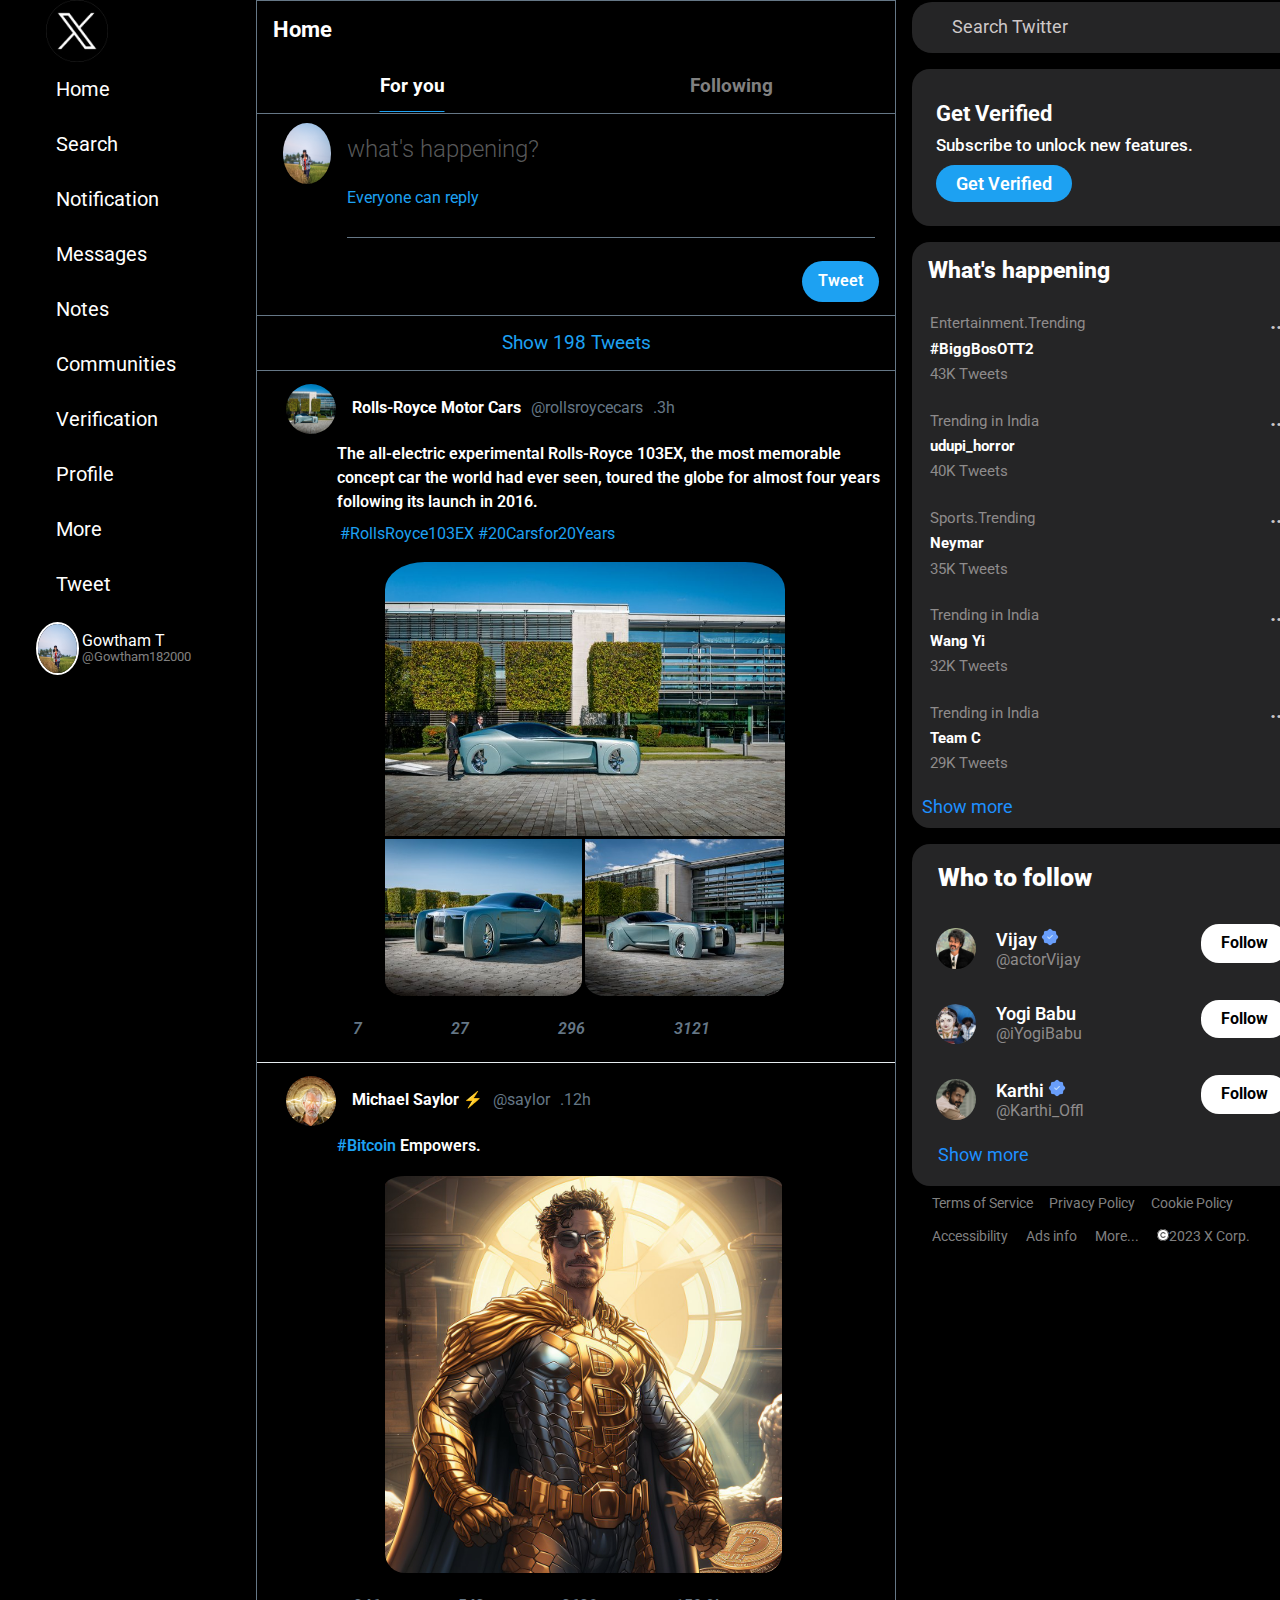
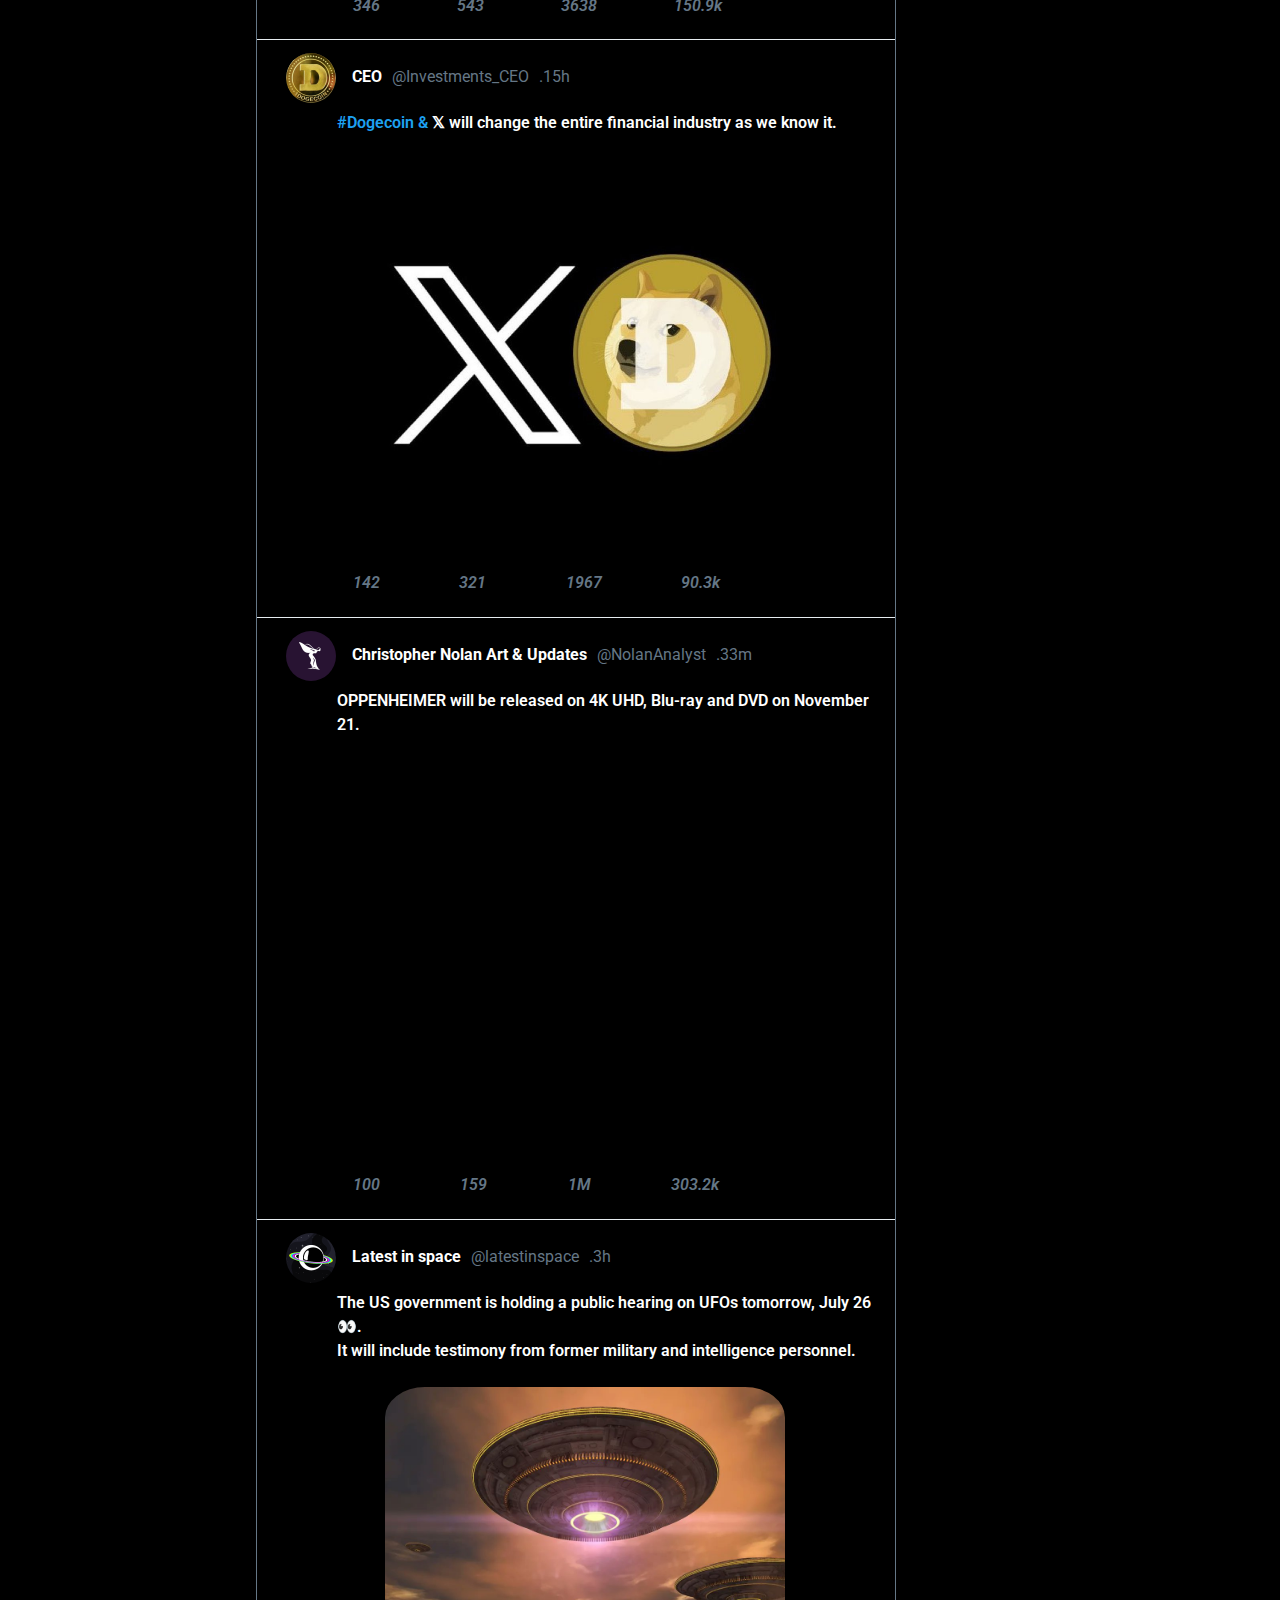
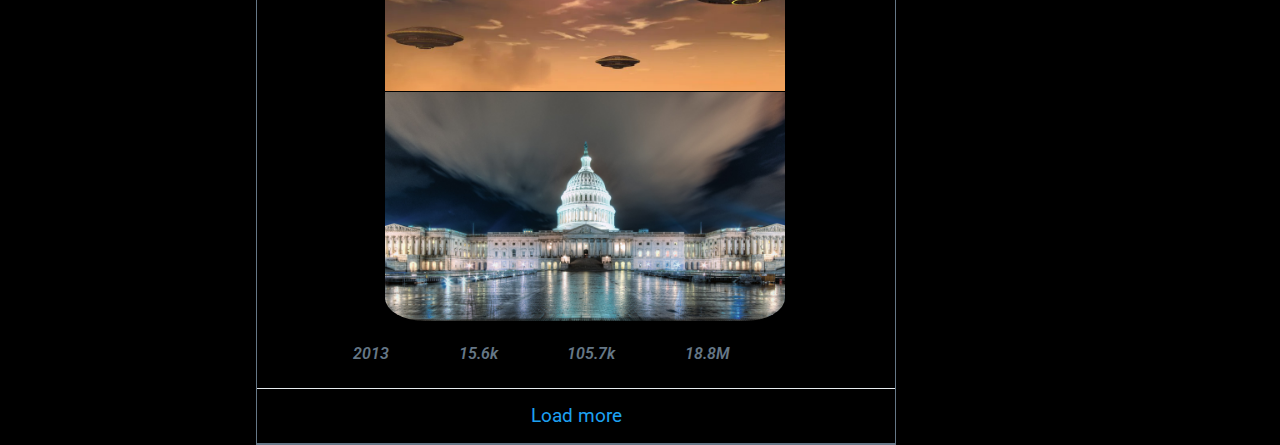
<file: index.html>
<!DOCTYPE html>
<html lang="en">
  <head>
    <meta charset="UTF-8" />
    <meta name="viewport" content="width=device-width, initial-scale=1.0" />
    <title>twitter-landing-page</title>
    <!--normalize css-->
    <link rel="stylesheet" href="./styles/normalize.css" />
    <!--fontawesome cdn-->
    <link
      rel="stylesheet"
      href="https://cdnjs.cloudflare.com/ajax/libs/font-awesome/6.4.0/css/all.min.css"
      integrity="sha512-iecdLmaskl7CVkqkXNQ/ZH/XLlvWZOJyj7Yy7tcenmpD1ypASozpmT/E0iPtmFIB46ZmdtAc9eNBvH0H/ZpiBw=="
      crossorigin="anonymous"
      referrerpolicy="no-referrer"
    />
    <!--customize css-->
    <link rel="stylesheet" type="text/css" href="./styles/style.css" />
  </head>
  <body>
    <div class="leader">
      <!--leader-->
      <div class="junior-one">
        <!--junior1-->
        <!--gow-->
        <div class="left-side">

<div class="new-logo">
<img src="./assets/twitter-x.png" class="x">
</div>
<li><a href="#" class="icon">
  <i class="fas fa-home"> </i> Home
</a></li>

<li><a href="#" class="icon">
<i class="fas fa-search"></i>Search
</a></li>

<li><a href="#" class="icon">
<i class="fas fa-bell"></i>Notification
</a></li>

<li><a href="#" class="icon">
<i class="fas fa-envelope"></i>Messages
</a></li>

<li><a href="#" class="icon">
<i class="fas fa-bookmark"></i>Notes
</a></li>

<li><a href="#" class="icon">
<i class="fa-solid fa-user-group"></i>Communities
</a></li>

<li><a href="#" class="icon">
<i class="fas fa-check"></i>Verification

</a></li>
<li><a href="#" class="icon">
<i class="fa fa-user" aria-hidden="true"></i>Profile
</a></li>

<li><a href="#" class="icon">
<i class="fas fa-ellipsis-h"></i>More
</a></li>

<li><a href="#" class="icon">
<i class="fa-solid fa-feather-pointed" style="color: #ffffff;"></i></i>Tweet
</a></li>
<div class="last-pic">
    <img class="user-img-g" alt="" src="./assets/g-pro.jpg">
  <span>
<p class="name">Gowtham T</p>
<p class="user-names">@Gowtham182000</p></span> 
</div>
</a></li>
      </div>
              </div>

        <!--gow end-->
        <!--junior1 end-->

        <!--junior-2-->
        <div class="junior-two">
        <!--meg-->
         <div class="main-ctn">
          <div class="feed-header">
            <h2 class="home">Home</h2>
            <div class="top-anc">
              <a href="#" class="one">For you</a>
              <a href="#" class="two">Following</a>
            </div>
          </div>
          <!--post-->
          <div class="post">
            <div class="form-one">
              <img src="./assets/g-pro.jpg" alt="pro-pic" class="profile" />
              <input type="text" placeholder="what's happening?" />
            </div>
            <p class="world">
              <i class="fa-solid fa-earth-americas"></i> Everyone can reply
            </p>
            <!--form-two-->
            <div class="form-two">
              <div class="post-icons">
                <i class="far fa-image"></i>
                <i class="far fa-file-image"></i>
                <i class="fa-solid fa-list-check"></i>
                <i class="far fa-smile"></i>
                <i class="fa-regular fa-calendar-check"></i>
                <i class="fa-solid fa-location-dot"></i>
              </div>
              <button class="btn" type="submit">Tweet</button>
            </div>
          </div>
          <p class="show">Show 198 Tweets</p>
          <!--contents-->
          <div class="tweets">
            <div class="user-pics">
              <img src="./assets/car-1" alt="user-pic" class="user-p" />
              <div class="user-content-box">
                <div class="user-names">
                  <h3 class="full-name">
                    Rolls-Royce Motor Cars
                    <i class="fa-solid fa-circle-check blue"></i>
                  </h3>
                  <p class="user-name">@rollsroycecars</p>
                  <p class="time">.3h</p>
                </div>
              </div>
            </div>
            <div class="mores">
              <i class="fa-solid fa-ellipsis blue"></i>
            </div>
          </div>
          <!--tweet contents-->
          <div class="tweet-content">
            <p class="describe">
              The all-electric experimental Rolls-Royce 103EX, the most
              memorable concept car the world had ever seen, toured the globe
              for almost four years following its launch in 2016.
            </p>
            <p class="hash">#RollsRoyce103EX #20Carsfor20Years</p>
          </div>
          <!--tweetimages-->
          <div class="post-image">
            <div class="long-pic">
              <img class="car-one" src="./assets/car-1" alt="rolls" />
            </div>
            <!--two-->
            <div class="small-pic">
              <img class="car-two" src="./assets/car1-2" alt="rolls" />
            </div>
            <!--three-->
            <div class="smalll-pic">
              <img class="car-three" src="./assets/car-1-3" alt="rolls" />
            </div>
            <!--end-->
          </div>
          <!--icons-->
          <div class="content-icons">
            <i class="far fa-comment blue"> 7</i>
            <i class="fas fa-retweet green"> 27</i>
            <i class="far fa-heart red">296</i>
            <i class="fa-solid fa-signal blue"> 3121</i>
            <i class="fa-solid fa-arrow-up-from-bracket blue"></i>
          </div>
          <!--second--->
          <div class="tweets">
            <div class="user-pics">
              <img
                src="./assets/second-tweet-prof.jpg"
                alt="user-pic"
                class="user-p"
              />
              <div class="user-content-box">
                <div class="user-names">
                  <h3 class="full-name">
                    Michael Saylor ⚡️
                    <i class="fa-solid fa-circle-check blue"></i>
                  </h3>
                  <p class="user-name">@saylor</p>
                  <p class="time">.12h</p>
                </div>
              </div>
            </div>
            <div class="mores">
              <i class="fa-solid fa-ellipsis blue"></i>
            </div>
          </div>
          <!--tweet contents-->
          <div class="tweet-content">
            <p class="describes">
              #Bitcoin <i class="fa-brands fa-bitcoin gold"></i
              ><span> Empowers.</span>
            </p>
          </div>
          <!--tweetimages-->
          <div class="post-image">
            <div class="bitcoin">
              <img src="./assets/second-bitcoin.jpg" class="hero" />
            </div>
            <!--end-->
          </div>
          <!--icons-->
          <div class="content-icons">
            <i class="far fa-comment blue">346</i>
            <i class="fas fa-retweet green"> 543</i>
            <i class="far fa-heart red">3638</i>
            <i class="fa-solid fa-signal blue">150.9k</i>
            <i class="fa-solid fa-arrow-up-from-bracket blue"></i>
          </div>
          <!--third-->
          <div class="tweets">
            <div class="user-pics">
              <img src="./assets/third-pro.jpg" alt="user-pic" class="user-p" />
              <div class="user-content-box">
                <div class="user-names">
                  <h3 class="full-name">
                    CEO
                    <i class="fa-solid fa-circle-check blue"></i>
                  </h3>
                  <p class="user-name">@Investments_CEO</p>
                  <p class="time">.15h</p>
                </div>
              </div>
            </div>
            <div class="mores">
              <i class="fa-solid fa-ellipsis blue"></i>
            </div>
          </div>
          <!--tweet contents-->
          <div class="tweet-content">
            <p class="describes">
              #Dogecoin &<span>
                𝕏 will change the entire financial industry as we know it.</span
              >
            </p>
          </div>
          <!--tweetimages-->
          <div class="post-image">
            <div class="bitcoin">
              <img src="./assets/third-pic.jpg" class="hero" />
            </div>
            <!--end-->
          </div>
          <!--icons-->
          <div class="content-icons">
            <i class="far fa-comment blue"> 142</i>
            <i class="fas fa-retweet green"> 321</i>
            <i class="far fa-heart red">1967</i>
            <i class="fa-solid fa-signal blue"> 90.3k</i>
            <i class="fa-solid fa-arrow-up-from-bracket blue"></i>
          </div>
          <!--four-->
          <div class="tweets">
            <div class="user-pics">
              <img src="./assets/first-t.jpg" alt="user-pic" class="user-p" />
              <!-- </div> -->
              <div class="user-content-box">
                <div class="user-names">
                  <h3 class="full-name">
                    Christopher Nolan Art & Updates
                    <i class="fa-solid fa-circle-check blue"></i>
                  </h3>
                  <p class="user-name">@NolanAnalyst</p>
                  <p class="time">.33m</p>
                </div>
              </div>
            </div>
            <div class="mores">
              <i class="fa-solid fa-ellipsis blue"></i>
            </div>
          </div>
          <!--tweet contents-->
          <div class="tweet-content">
            <p class="describe">
              OPPENHEIMER will be released on 4K UHD, Blu-ray and DVD on
              November 21.
            </p>
          </div>
          <!--tweetimages-->
          <div class="post-image">
            <div class="bitcoin">
              <iframe width="416" height="403" src="https://www.youtube.com/embed/qAWEb0h43lU" title="OPPENHEIMER - Official Trailer" frameborder="0" allow="accelerometer; autoplay; clipboard-write; encrypted-media; gyroscope; picture-in-picture; web-share" allowfullscreen></iframe>
            </div>
            <!--end-->
          </div>
          <!--icons-->
          <div class="content-icons">
            <i class="far fa-comment blue"> 100</i>
            <i class="fas fa-retweet green"> 159</i>
            <i class="far fa-heart red">1M</i>
            <i class="fa-solid fa-signal blue"> 303.2k</i>
            <i class="fa-solid fa-arrow-up-from-bracket blue"></i>
          </div>
          <!--fifth-tweet-->
          <!--contents-->
          <div class="tweets">
            <div class="user-pics">
              <img src="./assets/five-pro.jpg" alt="user-pic" class="user-p" />
              <div class="user-content-box">
                <div class="user-names">
                 
                  <h3 class="full-name">
                    Latest in space
                    <i class="fa-solid fa-circle-check blue"></i>
                  </h3>
                  <p class="user-name">@latestinspace</p>
                  <p class="time">.3h</p>
                </div>
              </div>
            </div>
            <div class="mores">
              <i class="fa-solid fa-ellipsis blue"></i>
            </div>
          </div>
          <!--tweet contents-->
          <div class="tweet-content">
            <p class="describe">
              The US government is holding a public hearing on UFOs tomorrow,
              July 26 👀.
              <br />
              It will include testimony from former military and intelligence
              personnel.
            </p>
          </div>
          <!--tweetimages-->
          <div class="post-images">
            
            <div class="long-one">
              <img
                class="palace-one"
                src="./assets/five-t-two.jpg"
                alt="rolls"
              />
            </div>
            <!--two-->
            <div class="small-one">
              <img
                class="palace-two"
                src="./assets/five-tw-1.jpg"
                alt="rolls"
              />
            </div>
            <!--end-->
          </div>
          <!--icons-->
          <div class="content-icons">
            <i class="far fa-comment blue"> 2013</i>
            <i class="fas fa-retweet green"> 15.6k</i>
            <i class="far fa-heart red">105.7k</i>
            <i class="fa-solid fa-signal blue">18.8M</i>
            <i class="fa-solid fa-arrow-up-from-bracket blue"></i>
          </div>
           <p class="show">Load more</p>
          <!-- main -->
        </div>
        <!--end-->
        <!--meg end-->
         </div>
        <!--junior2 end-->
        <div class="junior-three">
          <!--aswath-->
<div class="container">
      <div class="header">
        <span class="search-bar"
          ><i class="fa-solid fa-magnifying-glass"></i>Search Twitter</span
        >
      </div>
      <div class="subscription">
        <p class="verify">Get Verified</p>
        <p class="subscribe">Subscribe to unlock new features.</p>
        <span class="verification">Get Verified</span>
      </div>
      <div class="trending">
        <p class="heading">What's happening</p>
        <div class="first-place">
          <div class="entertainment">
            <p class="head-one">Entertainment.Trending</p>
            <p class="tv-show">#BiggBosOTT2</p>
            <p class="tweetss">43K Tweets</p>
          </div>
          <div class="menu-bar">
            <p class="dots">...</p>
          </div>
        </div>
        <div class="second-place">
          <div class="horror">
            <p class="head-one">Trending in India</p>
            <p class="tv-show">udupi_horror</p>
            <p class="tweetss">40K Tweets</p>
          </div>
          <div class="menu-bar">
            <p class="dots">...</p>
          </div>
        </div>
        <div class="third-place">
          <div class="sports">
            <p class="head-one">Sports.Trending</p>
            <p class="tv-show">Neymar</p>
            <p class="tweetss">35K Tweets</p>
          </div>
          <div class="menu-bar">
            <p class="dots">...</p>
          </div>
        </div>
        <div class="fourth-place">
          <div class="sports">
            <p class="head-one">Trending in India</p>
            <p class="tv-show">Wang Yi</p>
            <p class="tweetss">32K Tweets</p>
          </div>
          <div class="menu-bar">
            <p class="dots">...</p>
          </div>
        </div>
        <div class="fifth-place">
          <div class="sports">
            <p class="head-one">Trending in India</p>
            <p class="tv-show">Team C</p>
            <p class="tweetss">29K Tweets</p>
          </div>
          <div class="menu-bar">
            <p class="dots">...</p>
          </div>
        </div>
        <p class="more"><span>Show more</span></p>
      </div>
      <div class="celebrities">
        <p class="title-tag">Who to follow</p>
        <div class="actors">
          <div class="hero">
            <img src="./assets/aswath/thalapathy.jpg" alt="actor" class="cinema" />
            <div class="modify">
              <span class="hero-name"
                >Vijay
                <img src="./assets/aswath/verify.png" alt="tick-mark" class="tick" />
              </span>
              <span class="id">@actorVijay</span>
            </div>
          </div>

          <div class="follow-btn">
            <p class="following">Follow</p>
          </div>
        </div>
        <div class="actors">
          <div class="hero">
            <img src="./assets/aswath/babu.jpg" alt="actor" class="cinema" />
            <div class="modify">
              <span class="hero-name">Yogi Babu </span>
              <span class="id">@iYogiBabu</span>
            </div>
          </div>
          <div class="follow-btn">
            <p class="following">Follow</p>
          </div>
        </div>
        <div class="actors">
          <div class="hero">
            <img src="./assets/aswath/kar.jpg" alt="actor" class="cinema" />
            <div class="modify">
              <span class="hero-name"
                >Karthi
                <img src="./assets/aswath/verify.png" alt="tick-mark" class="tick" />
              </span>
              <span class="id">@Karthi_Offl</span>
            </div>
          </div>
          <div class="follow-btn">
            <p class="following">Follow</p>
          </div>
        </div>
        <p class="more-opt">Show more</p>
      </div>
      <div class="footer">
        <div class="instruct-one">
          <span class="instructions ins-one">Terms of Service</span>
          <span class="instructions ins-two">Privacy Policy</span>
          <span class="instructions ins-three">Cookie Policy</span>
        </div>
        <br>
        <div class="instruct-two">
          <span class="instructions ins-four">Accessibility</span>
          <span class="instructions ins-five">Ads info</span>
          <span class="instructions ins-six">More...</span>
          <span class="instructions ins-eight"
            ><img
              src="./assets/aswath/copyright.png"
              alt="copy-right"
              class="copy-right"
            />2023 X Corp.</span
          >
        </div>
      </div>
    </div>
          <!--aswath-->
        </div>
      <!--leader end-->
    </div>
  </body>
</html>
</file>
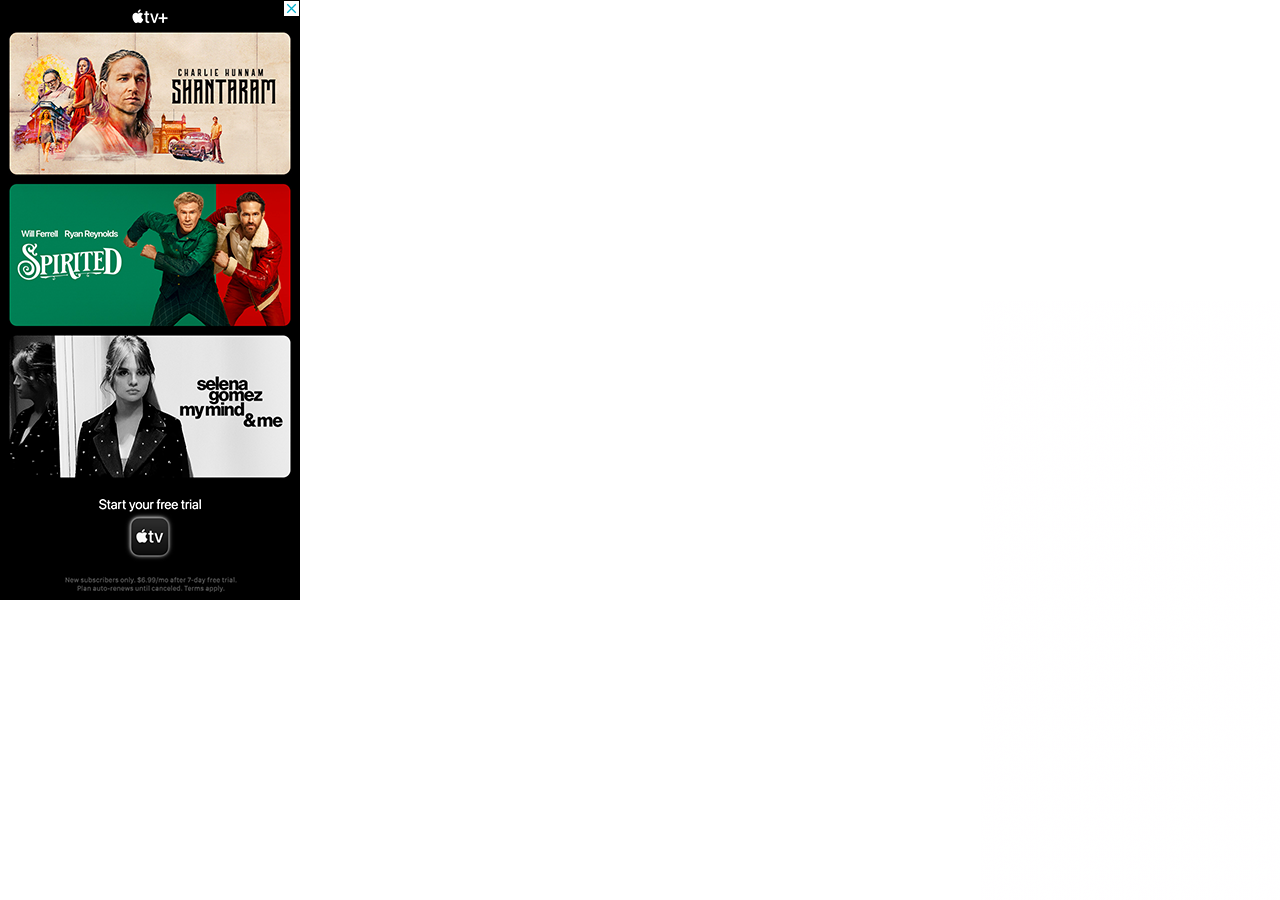
<file: assets/video_files/saved_resource(2).html>
<!DOCTYPE html>
<!-- saved from url=(0098)https://www.moviefone.com/movie/untitled-oppenheimer-biopic/1tOJVQRXmFcGn2lZ7Th6l7/video/zboTKcbm/ -->
<html><head><meta http-equiv="Content-Type" content="text/html; charset=UTF-8"><script>var jscVersion = 'r20230724';</script><script>var google_casm=[];</script><style>a { color: #000000 }</style><script>function su(id) {var a = document.getElementById(id);var b = (new Date()).getTime();if (a && a.myt && b) {var t = b - a.myt;if (window.css) {css(id,'clkt',t);return;}var bi = a.href.indexOf("&clkt=");if (bi > 0) {var c = a.href.substring(0, bi+6); var d = a.href.substring(bi+6, a.href.length);var ei = d.indexOf("&");var r = '';if (ei >= 0)r = d.substring(ei, d.length);a.href = c + t + r; } else {a.href += "&clkt=" + t;}}}</script><script>window.dicnf = {};</script><script data-jc="42" data-jc-version="r20230724" data-jc-flags="[&quot;x%278446&#39;9efotm(&amp;20067;&gt;8&amp;&gt;`dopb/%&lt;1732261!=|vqc)!7201061?&#39;9efotm(&amp;20723;&gt;:&amp;&gt;`dopb~&quot;]">(function(){/*  Copyright The Closure Library Authors. SPDX-License-Identifier: Apache-2.0 */ 'use strict';var t=this||self;var v,x;a:{for(var aa=["CLOSURE_FLAGS"],y=t,z=0;z<aa.length;z++)if(y=y[aa[z]],null==y){x=null;break a}x=y}var ba=x&&x[610401301];v=null!=ba?ba:!1;var B;const ca=t.navigator;B=ca?ca.userAgentData||null:null;function E(a){return v?B?B.brands.some(({brand:b})=>b&&-1!=b.indexOf(a)):!1:!1}function F(a){var b;a:{if(b=t.navigator)if(b=b.userAgent)break a;b=""}return-1!=b.indexOf(a)};function G(){return v?!!B&&0<B.brands.length:!1}function H(){return G()?E("Chromium"):(F("Chrome")||F("CriOS"))&&!(G()?0:F("Edge"))||F("Silk")};function I(a){I[" "](a);return a}I[" "]=function(){};!F("Android")||H();H();F("Safari")&&(H()||(G()?0:F("Coast"))||(G()?0:F("Opera"))||(G()?0:F("Edge"))||(G()?E("Microsoft Edge"):F("Edg/"))||G()&&E("Opera"));var da={},J=null;const K=Symbol();function ea(a){const b=a[K]|0;1!==(b&1)&&(Object.isFrozen(a)&&(a=Array.prototype.slice.call(a)),a[K]=b|1)}function fa(){var a=[];a[K]|=1;return a}function ha(a){a=a>>11&1023;return 0===a?536870912:a};var ia={};function L(a){return null!==a&&"object"===typeof a&&!Array.isArray(a)&&a.constructor===Object}let ja;var M;const ka=[];ka[K]=39;M=Object.freeze(ka);function la(a){if("boolean"!==typeof a){var b=typeof a;throw Error(`Expected boolean but got ${"object"!=b?b:a?Array.isArray(a)?"array":b:"null"}: ${a}`);}return!!a};let pa;function qa(a,b){return ra(b)}function ra(a){switch(typeof a){case "number":return isFinite(a)?a:String(a);case "boolean":return a?1:0;case "object":if(a&&!Array.isArray(a)&&null!=a&&a instanceof Uint8Array){let b="",c=0;const d=a.length-10240;for(;c<d;)b+=String.fromCharCode.apply(null,a.subarray(c,c+=10240));b+=String.fromCharCode.apply(null,c?a.subarray(c):a);return btoa(b)}}return a};function sa(a,b,c,d,e,f){if(null!=a){if(Array.isArray(a))a=e&&0==a.length&&(a[K]|0)&1?void 0:f&&(a[K]|0)&2?a:ta(a,b,c,void 0!==d,e,f);else if(L(a)){const g={};for(let h in a)g[h]=sa(a[h],b,c,d,e,f);a=g}else a=b(a,d);return a}}function ta(a,b,c,d,e,f){const g=d||c?a[K]|0:0;d=d?!!(g&32):void 0;a=Array.prototype.slice.call(a);for(let h=0;h<a.length;h++)a[h]=sa(a[h],b,c,d,e,f);c&&c(g,a);return a}function ua(a){return a.v===ia?a.toJSON():ra(a)};function va(a,b,c){const d=a.j,e=d[K];if(e&2)throw Error();wa(d,e,b,c);return a}function wa(a,b,c,d){var e=ha(b);if(c>=e){let f=b;if(b&256)e=a[a.length-1];else{if(null==d)return;e=a[e+((b>>9&1)-1)]={};f|=256}e[c]=d;f&=-1025;f!==b&&(a[K]=f)}else a[c+((b>>9&1)-1)]=d,b&256&&(d=a[a.length-1],c in d&&delete d[c]),b&1024&&(a[K]=b&-1025)}function N(a,b,c){if(null!=c&&"string"!==typeof c)throw Error();return va(a,b,c)};var O=class{constructor(){a:{var a=void 0;null==a&&(a=pa);pa=void 0;if(null==a){var b=96;a=[]}else{if(!Array.isArray(a))throw Error();b=a[K]|0;if(b&64)break a;var c=a;b|=64;var d=c.length;if(d){var e=d-1;d=c[e];if(L(d)){b|=256;const f=(b>>9&1)-1;e-=f;if(1024<=e){e=1023+f;const g=c.length;for(let h=e;h<g;h++){const k=c[h];null!=k&&k!==d&&(d[h-f]=k)}c.length=e+1;c[e]=d;e=1023}b=b&-2095105|(e&1023)<<11}}}a[K]=b}this.j=a}toJSON(){if(ja)var a=xa(this,this.j,!1);else a=ta(this.j,ua,void 0,void 0,!1,!1), a=xa(this,a,!0);return a}};O.prototype.v=ia;O.prototype.toString=function(){return xa(this,this.j,!1).toString()}; function xa(a,b,c){var d=a.constructor.A,e=ha((c?a.j:b)[K]),f=!1;if(d){if(!c){b=Array.prototype.slice.call(b);var g;if(b.length&&L(g=b[b.length-1]))for(f=0;f<d.length;f++)if(d[f]>=e){Object.assign(b[b.length-1]={},g);break}f=!0}e=b;c=!c;g=a.j[K];a=ha(g);g=(g>>9&1)-1;var h;for(let q=0;q<d.length;q++){var k=d[q];if(k<a){k+=g;var l=e[k];null==l?e[k]=c?M:fa():c&&l!==M&&ea(l)}else{if(!h){var m=void 0;e.length&&L(m=e[e.length-1])?h=m:e.push(h={})}l=h[k];null==h[k]?h[k]=c?M:fa():c&&l!==M&&ea(l)}}}d=b.length; if(!d)return b;let n,p;if(L(h=b[d-1])){a:{var r=h;m={};e=!1;for(let q in r)c=r[q],Array.isArray(c)&&c!=c&&(e=!0),null!=c?m[q]=c:e=!0;if(e){for(let q in m){r=m;break a}r=null}}r!=h&&(n=!0);d--}for(;0<d;d--){h=b[d-1];if(null!=h)break;p=!0}if(!n&&!p)return b;var u;f?u=b:u=Array.prototype.slice.call(b,0,d);b=u;f&&(b.length=d);r&&b.push(r);return b};var P=class{constructor(a,b=!1){this.key=a;this.defaultValue=b;this.valueType="boolean"}};var ya=new P("45368259"),za=new P("45357156",!0),Aa=new P("45350890"),Ba=new P("45414892");var Q=(a,b)=>"&adurl="==a.substring(a.length-7)?a.substring(0,a.length-7)+b+"&adurl=":a+b;function Ca(a,b,c){a.addEventListener&&a.addEventListener(b,c,!1)};var Da=RegExp("^(?:([^:/?#.]+):)?(?://(?:([^\\\\/?#]*)@)?([^\\\\/?#]*?)(?::([0-9]+))?(?=[\\\\/?#]|$))?([^?#]+)?(?:\\?([^#]*))?(?:#([\\s\\S]*))?$");function Ea(a,b,c,d){for(var e=c.length;0<=(b=a.indexOf(c,b))&&b<d;){var f=a.charCodeAt(b-1);if(38==f||63==f)if(f=a.charCodeAt(b+e),!f||61==f||38==f||35==f)return b;b+=e+1}return-1}var Fa=/#|$/; function Ga(a){var b=a.search(Fa),c=Ea(a,0,"ase",b);if(0>c)return null;var d=a.indexOf("&",c);if(0>d||d>b)d=b;return decodeURIComponent(a.slice(c+4,-1!==d?d:0).replace(/\+/g," "))}var Ha=/[?&]($|#)/; function Ia(a,b){for(var c=a.search(Fa),d=0,e,f=[];0<=(e=Ea(a,d,"nis",c));)f.push(a.substring(d,e)),d=Math.min(a.indexOf("&",e)+1||c,c);f.push(a.slice(d));a=f.join("").replace(Ha,"$1");(b="nis"+(null!=b?"="+encodeURIComponent(String(b)):""))?(c=a.indexOf("#"),0>c&&(c=a.length),d=a.indexOf("?"),0>d||d>c?(d=c,e=""):e=a.substring(d+1,c),a=[a.slice(0,d),e,a.slice(c)],c=a[1],a[1]=b?c?c+"&"+b:b:c,b=a[0]+(a[1]?"?"+a[1]:"")+a[2]):b=a;return b};function Ja(){if(!globalThis.crypto)return Math.random();try{const a=new Uint32Array(1);globalThis.crypto.getRandomValues(a);return a[0]/65536/65536}catch{return Math.random()}}function Ka(a,b){if(a)for(const c in a)Object.prototype.hasOwnProperty.call(a,c)&&b(a[c],c,a)}function La(a=document){return a.createElement("img")};function Ma(a,b=null){Na(a,b)}function Na(a,b){t.google_image_requests||(t.google_image_requests=[]);const c=La(t.document);if(b){const d=e=>{b&&b(e);c.removeEventListener&&c.removeEventListener("load",d,!1);c.removeEventListener&&c.removeEventListener("error",d,!1)};Ca(c,"load",d);Ca(c,"error",d)}c.src=a;t.google_image_requests.push(c)};let Oa=0;function Pa(a,b=null){return b&&b.getAttribute("data-jc")===String(a)?b:document.querySelector(`[${"data-jc"}="${a}"]`)};function R(a){Ta||(Ta=new Ua);const b=Ta.g[a.key];if("proto"===a.valueType){try{const c=JSON.parse(b);if(Array.isArray(c))return c}catch(c){}return a.defaultValue}return typeof b===typeof a.defaultValue?b:a.defaultValue}var Va=class{constructor(){this.g={}}};var Ua=class extends Va{constructor(){super();var a=Pa(Oa,document.currentScript);a=a&&a.getAttribute("data-jc-flags")||"";try{const b=JSON.parse(a)[0];a="";for(let c=0;c<b.length;c++)a+=String.fromCharCode(b.charCodeAt(c)^"\u0003\u0007\u0003\u0007\b\u0004\u0004\u0006\u0005\u0003".charCodeAt(c%10));this.g=JSON.parse(a)}catch(b){}}},Ta;class Wa{constructor(a,b){this.error=a;this.context=b.context;this.msg=b.message||"";this.id=b.id||"jserror";this.meta={}}};const Xa=RegExp("^https?://(\\w|-)+\\.cdn\\.ampproject\\.(net|org)(\\?|/|$)");var Ya=class{constructor(a,b){this.g=a;this.h=b}},Za=class{constructor(a,b){this.url=a;this.o=!!b;this.depth=null}};function S(a,b){const c={};c[a]=b;return[c]}function $a(a,b,c,d,e){const f=[];Ka(a,function(g,h){(g=ab(g,b,c,d,e))&&f.push(h+"="+g)});return f.join(b)} function ab(a,b,c,d,e){if(null==a)return"";b=b||"&";c=c||",$";"string"==typeof c&&(c=c.split(""));if(a instanceof Array){if(d=d||0,d<c.length){const f=[];for(let g=0;g<a.length;g++)f.push(ab(a[g],b,c,d+1,e));return f.join(c[d])}}else if("object"==typeof a)return e=e||0,2>e?encodeURIComponent($a(a,b,c,d,e+1)):"...";return encodeURIComponent(String(a))}function bb(a){let b=1;for(const c in a.h)b=c.length>b?c.length:b;return 3997-b-a.i.length-1} function cb(a,b){let c="https://pagead2.googlesyndication.com"+b,d=bb(a)-b.length;if(0>d)return"";a.g.sort(function(f,g){return f-g});b=null;let e="";for(let f=0;f<a.g.length;f++){const g=a.g[f],h=a.h[g];for(let k=0;k<h.length;k++){if(!d){b=null==b?g:b;break}let l=$a(h[k],a.i,",$");if(l){l=e+l;if(d>=l.length){d-=l.length;c+=l;e=a.i;break}b=null==b?g:b}}}a="";null!=b&&(a=e+"trn="+b);return c+a}class db{constructor(){this.i="&";this.h={};this.l=0;this.g=[]}};function eb(){var a=T,b=window.google_srt;0<=b&&1>=b&&(a.g=b)}function fb(a,b,c,d=!1,e,f){if((d?a.g:Math.random())<(e||.01))try{let g;c instanceof db?g=c:(g=new db,Ka(c,(k,l)=>{var m=g;const n=m.l++;k=S(l,k);m.g.push(n);m.h[n]=k}));const h=cb(g,"/pagead/gen_204?id="+b+"&");h&&("undefined"!==typeof f?Ma(h,f):Ma(h))}catch(g){}}class gb{constructor(){this.g=Math.random()}};let V=null;function hb(){const a=t.performance;return a&&a.now&&a.timing?Math.floor(a.now()+a.timing.navigationStart):Date.now()}function ib(){const a=t.performance;return a&&a.now?a.now():null};var jb=class{constructor(a,b){var c=ib()||hb();this.label=a;this.type=b;this.value=c;this.duration=0;this.taskId=this.slotId=void 0;this.uniqueId=Math.random()}};const W=t.performance,kb=!!(W&&W.mark&&W.measure&&W.clearMarks),X=function(a){let b=!1,c;return function(){b||(c=a(),b=!0);return c}}(()=>{var a;if(a=kb){var b;if(null===V){V="";try{a="";try{a=t.top.location.hash}catch(c){a=t.location.hash}a&&(V=(b=a.match(/\bdeid=([\d,]+)/))?b[1]:"")}catch(c){}}b=V;a=!!b.indexOf&&0<=b.indexOf("1337")}return a});function lb(a){a&&W&&X()&&(W.clearMarks(`goog_${a.label}_${a.uniqueId}_start`),W.clearMarks(`goog_${a.label}_${a.uniqueId}_end`))} class mb{constructor(){var a=window;this.h=[];this.i=a||t;let b=null;a&&(a.google_js_reporting_queue=a.google_js_reporting_queue||[],this.h=a.google_js_reporting_queue,b=a.google_measure_js_timing);this.g=X()||(null!=b?b:1>Math.random())}start(a,b){if(!this.g)return null;a=new jb(a,b);b=`goog_${a.label}_${a.uniqueId}_start`;W&&X()&&W.mark(b);return a}end(a){if(this.g&&"number"===typeof a.value){a.duration=(ib()||hb())-a.value;var b=`goog_${a.label}_${a.uniqueId}_end`;W&&X()&&W.mark(b);!this.g||2048< this.h.length||this.h.push(a)}}};function nb(a){let b=a.toString();a.name&&-1==b.indexOf(a.name)&&(b+=": "+a.name);a.message&&-1==b.indexOf(a.message)&&(b+=": "+a.message);if(a.stack){a=a.stack;var c=b;try{-1==a.indexOf(c)&&(a=c+"\n"+a);let d;for(;a!=d;)d=a,a=a.replace(RegExp("((https?:/..*/)[^/:]*:\\d+(?:.|\n)*)\\2"),"$1");b=a.replace(RegExp("\n *","g"),"\n")}catch(d){b=c}}return b} function ob(a,b,c,d){let e,f;try{a.g&&a.g.g?(f=a.g.start(b.toString(),3),e=c(),a.g.end(f)):e=c()}catch(g){c=!0;try{lb(f),c=a.u(b,new Wa(g,{message:nb(g)}),void 0,d)}catch(h){a.l(217,h)}if(c)window.console?.error?.(g);else throw g;}return e}function pb(a,b,c,d){var e=Y;return(...f)=>ob(e,a,()=>b.apply(c,f),d)} class qb{constructor(a=null){this.s=T;this.h=null;this.u=this.l;this.g=a;this.i=!1}l(a,b,c,d,e){e=e||"jserror";let f;try{const w=new db;w.g.push(1);w.h[1]=S("context",a);b.error&&b.meta&&b.id||(b=new Wa(b,{message:nb(b)}));if(b.msg){var g=b.msg.substring(0,512);w.g.push(2);w.h[2]=S("msg",g)}const U=b.meta||{};if(this.h)try{this.h(U)}catch(A){}if(d)try{d(U)}catch(A){}b=[U];w.g.push(3);w.h[3]=b;d=t;b=[];let ma;g=null;do{var h=d;try{var k;if(k=!!h&&null!=h.location.href)b:{try{I(h.foo);k=!0;break b}catch(A){}k= !1}var l=k}catch{l=!1}l?(ma=h.location.href,g=h.document&&h.document.referrer||null):(ma=g,g=null);b.push(new Za(ma||""));try{d=h.parent}catch(A){d=null}}while(d&&h!=d);for(let A=0,Qa=b.length-1;A<=Qa;++A)b[A].depth=Qa-A;h=t;if(h.location&&h.location.ancestorOrigins&&h.location.ancestorOrigins.length==b.length-1)for(l=1;l<b.length;++l){var m=b[l];m.url||(m.url=h.location.ancestorOrigins[l-1]||"",m.o=!0)}var n=b;let na=new Za(t.location.href,!1);h=null;const oa=n.length-1;for(m=oa;0<=m;--m){var p= n[m];!h&&Xa.test(p.url)&&(h=p);if(p.url&&!p.o){na=p;break}}p=null;const vb=n.length&&n[oa].url;0!=na.depth&&vb&&(p=n[oa]);f=new Ya(na,p);if(f.h){var r=f.h.url||"";w.g.push(4);w.h[4]=S("top",r)}var u={url:f.g.url||""};if(f.g.url){var q=f.g.url.match(Da),C=q[1],D=q[3],Ra=q[4];n="";C&&(n+=C+":");D&&(n+="//",n+=D,Ra&&(n+=":"+Ra));var Sa=n}else Sa="";u=[u,{url:Sa}];w.g.push(5);w.h[5]=u;fb(this.s,e,w,this.i,c)}catch(w){try{fb(this.s,e,{context:"ecmserr",rctx:a,msg:nb(w),url:f&&f.g.url},this.i,c)}catch(U){}}return!0}} ;class rb{};let T,Y;const Z=new mb;var sb=()=>{window.google_measure_js_timing||(Z.g=!1,Z.h!=Z.i.google_js_reporting_queue&&(X()&&Array.prototype.forEach.call(Z.h,lb,void 0),Z.h.length=0))};(a=>{T=a??new gb;"number"!==typeof window.google_srt&&(window.google_srt=Math.random());eb();Y=new qb(Z);Y.h=b=>{var c=Oa;0!==c&&(b.jc=String(c),c=(c=Pa(c,document.currentScript))&&c.getAttribute("data-jc-version")||"unknown",b.shv=c)};Y.i=!0;"complete"==window.document.readyState?sb():Z.g&&Ca(window,"load",()=>{sb()})})(); var tb=(a,b,c,d)=>pb(a,b,c,d),ub=(a,b,c,d)=>{var e=rb;var f="m";e.m&&e.hasOwnProperty(f)||(f=new e,e.m=f);e=[];!b.eid&&e.length&&(b.eid=e.toString());fb(T,a,b,!0,c,d)};function wb(){const a=window;if(a.gmaSdk||a.webkit?.messageHandlers?.getGmaViewSignals)return a;try{const b=window.parent;if(b.gmaSdk||b.webkit?.messageHandlers?.getGmaViewSignals)return b}catch(b){}return null} function xb(a,b={},c=()=>{},d=()=>{},e=200,f,g){const h=String(Math.floor(2147483647*Ja()));let k=0;const l=m=>{try{const n="object"===typeof m.data?m.data:JSON.parse(m.data);h===n.paw_id&&(window.clearTimeout(k),window.removeEventListener("message",l),n.signal?c(n.signal):n.error&&d(n.error))}catch(n){g("paw_sigs",{msg:"postmessageError",err:n instanceof Error?n.message:"nonError",data:null==m.data?"null":500<m.data.length?m.data.substring(0,500):m.data})}};window.addEventListener("message",m=>{f(903, ()=>{l(m)})()});a.postMessage({paw_id:h,...b});k=window.setTimeout(()=>{window.removeEventListener("message",l);d("PAW GMA postmessage timed out.")},e)};function yb(a=document){return!!a.featurePolicy?.allowedFeatures().includes("attribution-reporting")};var zb=class extends O{};function Ab(a,b){return N(a,2,b)}function Bb(a,b){return N(a,3,b)}function Cb(a,b){return N(a,4,b)}function Db(a,b){return N(a,5,b)}function Eb(a,b){return N(a,9,b)}function Fb(a,b){var c=b;b=a.j;const d=b[K];if(d&2)throw Error();if(null!=c){var e=!!c.length;for(var f=0;f<c.length;f++){var g=c[f];e=e&&!((g.j[K]|0)&2)}f=c[K]|0;g=f|1;e=(e?g|8:g&-9)|4;e!=f&&(Object.isFrozen(c)&&(c=Array.prototype.slice.call(c)),c[K]=e)}null==c&&(c=void 0);wa(b,d,10,c);return a} function Gb(a,b){return va(a,11,null==b?b:la(b))}function Hb(a,b){return N(a,1,b)}function Ib(a,b){return va(a,7,null==b?b:la(b))}var Jb=class extends O{};Jb.A=[10,6];const Kb="platform platformVersion architecture model uaFullVersion bitness fullVersionList wow64".split(" ");function Lb(){var a=window;if("function"!==typeof a.navigator?.userAgentData?.getHighEntropyValues)return null;const b=a.google_tag_data??(a.google_tag_data={});if(b.uach_promise)return b.uach_promise;a=a.navigator.userAgentData.getHighEntropyValues(Kb).then(c=>{b.uach??(b.uach=c);return c});return b.uach_promise=a} function Mb(a){return Gb(Fb(Db(Ab(Hb(Cb(Ib(Eb(Bb(new Jb,a.architecture||""),a.bitness||""),a.mobile||!1),a.model||""),a.platform||""),a.platformVersion||""),a.uaFullVersion||""),a.fullVersionList?.map(b=>{var c=new zb;c=N(c,1,b.brand);return N(c,2,b.version)})||[]),a.wow64||!1)}function Nb(){return Lb()?.then(a=>Mb(a))??null};class Ob{constructor(){this.promise=new Promise(a=>{this.g=a})}};window.viewReq=[];function Pb(a,b){b?(b=La(),b.src=a.replace("&amp;","&"),b.attributionSrc="",window.viewReq.push(b)):(b=new Image,b.src=a.replace("&amp;","&"),window.viewReq.push(b))} function Qb(a,b){const c={keepalive:!0,credentials:"include",redirect:"follow",method:"get",mode:"no-cors"};b&&(c.mode="cors","setAttributionReporting"in XMLHttpRequest.prototype?c.attributionReporting={eventSourceEligible:"true",triggerEligible:"false"}:c.headers={"Attribution-Reporting-Eligible":"event-source"});fetch(a,c).catch(()=>{Pb(a,b)})}function Rb(a,b){window.fetch?Qb(a,b):Pb(a,b)}Oa=42; window.vu=a=>{var b=R(za)||R(Ba);const c=wb();if(b&&c?.gmaSdk?.getViewSignals){var d=c.gmaSdk.getViewSignals();d&&!R(Ba)&&(a=Q(a,"&ms="+d))}R(ya)&&"__google_lidar_radf_"in window&&(a=Q(a,"&avradf=1"));const e=[];d=()=>{const g=new Ob;e.push(g.promise);return g.g};if(R(Aa)){const g=Nb();if(null!=g){const h=d();g.then(k=>{a:{ja=!0;try{var l=JSON.stringify(k.toJSON(),qa);break a}finally{ja=!1}l=void 0}k=[];for(var m=0,n=0;n<l.length;n++){var p=l.charCodeAt(n);255<p&&(k[m++]=p&255,p>>=8);k[m++]=p}l=3; void 0===l&&(l=0);if(!J)for(J={},m="ABCDEFGHIJKLMNOPQRSTUVWXYZabcdefghijklmnopqrstuvwxyz0123456789".split(""),n=["+/=","+/","-_=","-_.","-_"],p=0;5>p;p++){var r=m.concat(n[p].split(""));da[p]=r;for(var u=0;u<r.length;u++){var q=r[u];void 0===J[q]&&(J[q]=u)}}l=da[l];m=Array(Math.floor(k.length/3));n=l[64]||"";for(p=r=0;r<k.length-2;r+=3){var C=k[r],D=k[r+1];q=k[r+2];u=l[C>>2];C=l[(C&3)<<4|D>>4];D=l[(D&15)<<2|q>>6];q=l[q&63];m[p++]=u+C+D+q}u=0;q=n;switch(k.length-r){case 2:u=k[r+1],q=l[(u&15)<<2]|| n;case 1:k=k[r],m[p]=l[k>>2]+l[(k&3)<<4|u>>4]+q+n}k=m.join("");0<k.length&&(a=Q(a,"&uach="+k));h()})}}if(b&&c?.webkit?.messageHandlers?.getGmaViewSignals){const g=d();xb(c.webkit.messageHandlers.getGmaViewSignals,{},h=>{R(Ba)||(a=Q(a,"&"+h));g()},()=>{g()},200,tb,ub)}const f=Ga(a)===(2).toString();f&&(b=yb(window.document)?6:5,a=Ia(a,b));0<e.length?Promise.all(e).then(()=>{Rb(a,f)}):Rb(a,f)};}).call(this);</script><script data-jc="53" data-jc-version="r20230724">(function(){/*  Copyright The Closure Library Authors. SPDX-License-Identifier: Apache-2.0 */ 'use strict';var l=this||self;function aa(a,b){function c(){}c.prototype=b.prototype;a.D=b.prototype;a.prototype=new c;a.prototype.constructor=a;a.C=function(d,e,f){for(var g=Array(arguments.length-2),h=2;h<arguments.length;h++)g[h-2]=arguments[h];return b.prototype[e].apply(d,g)}};function ba(){};function n(a,b){this.type=a;this.g=this.target=b;this.defaultPrevented=!1};var p,t;a:{for(var ca=["CLOSURE_FLAGS"],u=l,v=0;v<ca.length;v++)if(u=u[ca[v]],null==u){t=null;break a}t=u}var da=t&&t[610401301];p=null!=da?da:!1;var w;const ea=l.navigator;w=ea?ea.userAgentData||null:null;function y(a){return p?w?w.brands.some(({brand:b})=>b&&-1!=b.indexOf(a)):!1:!1}function z(a){var b;a:{if(b=l.navigator)if(b=b.userAgent)break a;b=""}return-1!=b.indexOf(a)};function A(){return p?!!w&&0<w.brands.length:!1}function B(){return A()?y("Chromium"):(z("Chrome")||z("CriOS"))&&!(A()?0:z("Edge"))||z("Silk")};var C="closure_listenable_"+(1E6*Math.random()|0);var fa=0;function ha(a,b,c,d,e){this.listener=a;this.proxy=null;this.src=b;this.type=c;this.capture=!!d;this.m=e;this.key=++fa;this.j=this.l=!1}function E(a){a.j=!0;a.listener=null;a.proxy=null;a.src=null;a.m=null};const ia="constructor hasOwnProperty isPrototypeOf propertyIsEnumerable toLocaleString toString valueOf".split(" ");function ja(a,b){let c,d;for(let e=1;e<arguments.length;e++){d=arguments[e];for(c in d)a[c]=d[c];for(let f=0;f<ia.length;f++)c=ia[f],Object.prototype.hasOwnProperty.call(d,c)&&(a[c]=d[c])}};function F(a){this.src=a;this.g={};this.h=0}F.prototype.add=function(a,b,c,d,e){var f=a.toString();a=this.g[f];a||(a=this.g[f]=[],this.h++);var g=G(a,b,d,e);-1<g?(b=a[g],c||(b.l=!1)):(b=new ha(b,this.src,f,!!d,e),b.l=c,a.push(b));return b};function H(a,b){var c=b.type;if(c in a.g){var d=a.g[c],e=Array.prototype.indexOf.call(d,b,void 0),f;(f=0<=e)&&Array.prototype.splice.call(d,e,1);f&&(E(b),0==a.g[c].length&&(delete a.g[c],a.h--))}} function G(a,b,c,d){for(var e=0;e<a.length;++e){var f=a[e];if(!f.j&&f.listener==b&&f.capture==!!c&&f.m==d)return e}return-1};var ka="closure_lm_"+(1E6*Math.random()|0),I={},la=0; function ma(a,b,c,d,e){if(Array.isArray(b))for(var f=0;f<b.length;f++)ma(a,b[f],c,d,e);else(f=typeof d,d="object"==f&&null!=d||"function"==f?!!d.capture:!!d,c=na(c),a&&a[C])?(a=a.g,b=String(b).toString(),b in a.g&&(f=a.g[b],c=G(f,c,d,e),-1<c&&(E(f[c]),Array.prototype.splice.call(f,c,1),0==f.length&&(delete a.g[b],a.h--)))):a&&(a=oa(a))&&(b=a.g[b.toString()],a=-1,b&&(a=G(b,c,d,e)),(c=-1<a?b[a]:null)&&"number"!==typeof c&&c&&!c.j&&((e=c.src)&&e[C]?H(e.g,c):(d=c.type,b=c.proxy,e.removeEventListener? e.removeEventListener(d,b,c.capture):e.detachEvent?e.detachEvent(d in I?I[d]:I[d]="on"+d,b):e.addListener&&e.removeListener&&e.removeListener(b),la--,(d=oa(e))?(H(d,c),0==d.h&&(d.src=null,e[ka]=null)):E(c))))}function oa(a){a=a[ka];return a instanceof F?a:null}var J="__closure_events_fn_"+(1E9*Math.random()>>>0);function na(a){if("function"===typeof a)return a;a[J]||(a[J]=function(b){return a.handleEvent(b)});return a[J]};function K(){this.g=new F(this);this.v=this}aa(K,ba);K.prototype[C]=!0;K.prototype.removeEventListener=function(a,b,c,d){ma(this,a,b,c,d)};function L(a,b){a=a.v;var c=b.type||b;if("string"===typeof b)b=new n(b,a);else if(b instanceof n)b.target=b.target||a;else{var d=b;b=new n(c,a);ja(b,d)}a=b.g=a;pa(a,c,!0,b);pa(a,c,!1,b)}function qa(a,b){a.g.add("became-visible",b,!1,void 0,void 0)}function ra(a,b){a.g.add("monitoring-failed",b,!0,void 0,void 0)} function pa(a,b,c,d){if(b=a.g.g[String(b)]){b=b.concat();for(var e=!0,f=0;f<b.length;++f){var g=b[f];if(g&&!g.j&&g.capture==c){var h=g.listener,m=g.m||g.src;g.l&&H(a.g,g);e=!1!==h.call(m,d)&&e}}}};function sa(a){L(a,new Event("became-visible"))}function ta(a){L(a,new Event("became-invisible"))}class ua extends K{constructor(){super();this.s=!1}};function va(a){let b=!1,c;return function(){b||(c=a(),b=!0);return c}};var wa={capture:!0},xa=va(function(){let a=!1;try{const b=Object.defineProperty({},"passive",{get:function(){a=!0}});l.addEventListener("test",null,b)}catch(b){}return a});function ya(a){return a?a.passive&&xa()?a:a.capture||!1:!1}function M(a,b,c,d){a.addEventListener&&a.addEventListener(b,c,ya(d))};function N(a){return a.prerendering?3:{visible:1,hidden:2,prerender:3,preview:4,unloaded:5}[a.visibilityState||a.webkitVisibilityState||a.mozVisibilityState||""]||0}function za(a){let b;a.visibilityState?b="visibilitychange":a.mozVisibilityState?b="mozvisibilitychange":a.webkitVisibilityState&&(b="webkitvisibilitychange");return b}function Aa(a,b){if(3==N(b))return!1;a();return!0} function Ba(a){var b=l.document;if(!Aa(a,b)){var c=!1,d=za(b),e=function(){!c&&Aa(a,b)&&(c=!0,b.removeEventListener&&b.removeEventListener(d,e,ya()))};d&&M(b,d,e)}};function Ca(a){if("IntersectionObserver"in l&&"IntersectionObserverEntry"in l&&"isIntersecting"in l.IntersectionObserverEntry.prototype&&0!=N(document)){(new IntersectionObserver(c=>{for(const g of c){c=a;const h=g.intersectionRatio;var d=c,e=g.intersectionRect.top+"-"+g.intersectionRect.left+"-"+g.intersectionRect.bottom+"-"+g.intersectionRect.right,f=h;let m=new Event("visibility-update");m.visibleCoordinates=e;m.visibleFraction=f;L(d,m);d=.1<=h;Da(c)?O(c,d):Ea(c,d)}},a.B)).observe(a.u);const b= za(l.document);b&&(Da(a)?(M(l,b,()=>O(a)),Ba(()=>O(a))):(a.h=!1,M(l,b,()=>Fa(a)),Ba(()=>Fa(a))));Ga(a)}else Ha(a)}function Da(a){return 0<=Array.prototype.indexOf.call(a.A,"combine_io_and_pv_functions",void 0)}function O(a,b=a.o){a.o=b;b=1===N(l.document);Ea(a,a.o&&b)}function Fa(a){const b=a.h;a.h=1===N(l.document);!b&&a.h&&a.i?sa(a):b&&!a.h&&ta(a)}function Ga(a){const b=new Event("monitoring-started");L(a,b)}function Ha(a){const b=new Event("monitoring-failed");L(a,b)} function Ea(a,b){const c=a.i;a.i=b;a.i&&!c&&a.h?sa(a):!a.i&&c&&ta(a)}class Ia extends ua{constructor(){var a=document.body;super();this.u=a;this.B={threshold:[.1]};this.A=[];this.o=this.i=!1;this.h=!0}};!z("Android")||B();B();z("Safari")&&(B()||(A()?0:z("Coast"))||(A()?0:z("Opera"))||(A()?0:z("Edge"))||(A()?y("Microsoft Edge"):z("Edg/"))||A()&&y("Opera"));function Ja(a,b){if(!a||!b)return!1;if(a.contains&&1==b.nodeType)return a==b||a.contains(b);if("undefined"!=typeof a.compareDocumentPosition)return a==b||!!(a.compareDocumentPosition(b)&16);for(;b&&a!=b;)b=b.parentNode;return b==a};var P=document;let Q=null;function Ka(){const a=l.performance;return a&&a.now&&a.timing?Math.floor(a.now()+a.timing.navigationStart):Date.now()}function La(){const a=l.performance;return a&&a.now?a.now():null};var Ma=class{constructor(a,b){var c=La()||Ka();this.label=a;this.type=b;this.value=c;this.duration=0;this.taskId=this.slotId=void 0;this.uniqueId=Math.random()}};const R=l.performance,Na=!!(R&&R.mark&&R.measure&&R.clearMarks),S=va(()=>{var a;if(a=Na){var b;if(null===Q){Q="";try{a="";try{a=l.top.location.hash}catch(c){a=l.location.hash}a&&(Q=(b=a.match(/\bdeid=([\d,]+)/))?b[1]:"")}catch(c){}}b=Q;a=!!b.indexOf&&0<=b.indexOf("1337")}return a});function Oa(a){a&&R&&S()&&(R.clearMarks(`goog_${a.label}_${a.uniqueId}_start`),R.clearMarks(`goog_${a.label}_${a.uniqueId}_end`))} class Pa{constructor(){var a=window;this.g=[];this.i=a||l;let b=null;a&&(a.google_js_reporting_queue=a.google_js_reporting_queue||[],this.g=a.google_js_reporting_queue,b=a.google_measure_js_timing);this.h=S()||(null!=b?b:1>Math.random())}start(a,b){if(!this.h)return null;a=new Ma(a,b);b=`goog_${a.label}_${a.uniqueId}_start`;R&&S()&&R.mark(b);return a}end(a){if(this.h&&"number"===typeof a.value){a.duration=(La()||Ka())-a.value;var b=`goog_${a.label}_${a.uniqueId}_end`;R&&S()&&R.mark(b);!this.h||2048< this.g.length||this.g.push(a)}}};const T=new Pa;var Qa=()=>{window.google_measure_js_timing||(T.h=!1,T.g!=T.i.google_js_reporting_queue&&(S()&&Array.prototype.forEach.call(T.g,Oa,void 0),T.g.length=0))};"number"!==typeof window.google_srt&&(window.google_srt=Math.random());"complete"==window.document.readyState?Qa():T.h&&M(window,"load",()=>{Qa()});var U=(a,b,c,d,e)=>{window.css?window.css(b,c,d,e,void 0):a&&(b=a.href,e?d=b+("&"+c+"="+d):(e="&"+c+"=",c=b.indexOf(e),0>c?d=b+e+d:(c+=e.length,e=b.indexOf("&",c),d=0<=e?b.substring(0,c)+d+b.substring(e):b.substring(0,c)+d)),a.href=6E4<d.length?b:d)};let Ra=!1,Sa=!1,Ta=null;const Ua=()=>{M?.(document,"click",a=>{Ta=a},wa)};var Va=()=>{const a=Ta;return a?Ra||Sa?!1:(a.preventDefault?a.preventDefault():a.returnValue=!1,!0):!1},Wa=()=>{M(document,"mousedown",()=>{Ra=!0});M(document,"keydown",()=>{Sa=!0});Ua()};var Xa=(a,b=17)=>{if(0>b||Math.floor(b)!==b)b=17;V(a,b)},Ya=(a,b)=>{V(a,b||1)},Za=a=>{V(a,2)},$a=(a,b)=>{V(a,b||0)};let W={},X=!0;const V=(a,b)=>{var c;if(c=X)void 0===W[a]&&(W[a]=[]),(c=W[a][b])||(W[a][b]=!0);c||U(document.getElementById(a),a,"nb",b,X)};function Y(a,b,c){const d=a.id||"";U(a,d,"nx",b);U(a,d,"ny",c)}var ab=class{constructor(){this.g=this.h=null;P.addEventListener&&P.addEventListener("mousedown",a=>{this.h=a},!0);M(P,"DOMContentLoaded",()=>{this.g=P.getElementById("common_15click_anchor")})}};const bb=[0,2,1];let cb=null;var db=a=>{if(a){var b;{const c=window.event||cb;c?((b=c.which?1<<bb[c.which-1]:c.button)&&c.shiftKey&&(b|=8),b&&c.altKey&&(b|=16),b&&c.ctrlKey&&(b|=32)):b=null}b&&U(a,a.id,"mb",b)}};document.addEventListener&&document.addEventListener("mousedown",a=>{cb=a},!0);window.mb=db;var Z={},eb=(a,b=2,c="")=>{c=c?c:a;1!==b&&(void 0===Z[c]?Z[c]=1:Z[c]++);0!==b&&Z[c]&&U(document.getElementById(a),a,"nm",Z[c])};function fb(a,b){b&&(b=new Ia,ra(b,()=>{a.g=-1}),qa(b,()=>{a.g=(new Date).getTime()}),b.s||(b.s=!0,Ca(b)))}var gb=class{constructor(){this.g=0}};window.init_ssb=(a,b,c,d,e,f,g)=>{const h=window;a&&(Wa(),h.accbk=Va);b&&(f&&(X=!1),h.cla=Xa,h.cll=Ya,h.clb=Za,h.clh=$a);if(c){const m=new ab;h.xy=(k,x,r)=>{r=r||x;const D=k||m.h;if(D&&x&&r&&!Ja(m.g,D.target)){k=P.querySelector("a.one-point-five-click.rhbutton");var q;(q=!k)||(k.classList?q=k.classList.contains("preexpanded"):(q=k.classList?k.classList:("string"==typeof k.className?k.className:k.getAttribute&&k.getAttribute("class")||"").match(/\S+/g)||[],q=0<=Array.prototype.indexOf.call(q,"preexpanded", void 0)));if(q||!Ja(k,D.target))q=Math.round(D.clientX-r.offsetLeft),r=Math.round(D.clientY-r.offsetTop),Y(x,q,r),m.g&&Y(m.g,q,r),k&&Y(k,q,r)}}}d&&(h.mb=db);e&&(h.ss=eb);if(g){const m=new gb;h.vti=k=>{if(k){const x=(new Date).getTime();U(k,k.id,"vti",0<m.g&&m.g<=x?x-m.g:0>m.g?m.g:"")}};h.ivti=k=>{fb(m,k)}}};}).call(this);</script><script>init_ssb(true,false,true,true,true,false,false);</script><script>if (typeof(ss) === "undefined") { ss = function(){}; }function st(id) {var a = document.getElementById(id);if (a) {a.myt = (new Date()).getTime();xy(window.event, a);mb(a);}}function ha(a,x){  if (accbk()) return;su(a);}function ia(a,e,x) {if (accbk()) return;su(a);}function ja(a,x) {if (accbk()) return;su(a);}function ga(o,e,x) {if (document.getElementById) {var a=o.id.substring(1),p="",r="",g=e.target,t,f,h;if (g) {t=g.id;f=g.parentNode;if (f) {p=f.id;h=f.parentNode;if (h)r=h.id;}} else {h=e.srcElement;f=h.parentNode;if (f)p=f.id;t=h.id;}if (t==a||p==a||r==a)return true;ia(a,e,x);top.location.href=document.getElementById(a).href;}}</script><meta http-equiv="origin-trial" content="A/6hmwx8DpHud613fSYYa2C2T61iC513V4BYG/pBH4zs5sGsUc9RgaPKhfk3JhHF30N/9/NntWzEq28kkrMxpgQAAABweyJvcmlnaW4iOiJodHRwczovL2FkLmRvdWJsZWNsaWNrLm5ldDo0NDMiLCJmZWF0dXJlIjoiUGVuZGluZ0JlYWNvbkFQSSIsImV4cGlyeSI6MTY3ODIzMzU5OSwiaXNUaGlyZFBhcnR5Ijp0cnVlfQ=="></head><body leftmargin="0" topmargin="0" marginwidth="0" marginheight="0" style="background:transparent; line-height:0" class="jar"><div id="google_image_div" style="overflow:hidden; position:absolute" class="GoogleActiveViewElement" data-google-av-cxn="https://pagead2.googlesyndication.com/pcs/activeview?xai=AKAOjstbQV6bkBv8vVTaiVUaowKlbdsG1SWFXkXxn2TEn-BezXGuSHTLcAvf13HDamDzH5Wz2_6bsOXuLxHLWTL6amlM2jVC93P4PpLHl2gNXMCUktbUD9tU&amp;sig=Cg0ArKJSzEGp6brSjhEYEAE" data-google-av-adk="3701091045" data-google-av-metadata="la=0&amp;xdi=0&amp;" data-google-av-ufs-integrator-metadata="[base64]" data-google-av-override="-1" data-google-av-dm="2" data-google-av-aid="0" data-google-av-naid="1" data-google-av-slift="" data-google-av-cpmav="" data-google-av-btr="https://securepubads.g.doubleclick.net/pcs/view?xai=[base64]&amp;sai=AMfl-YR4e7Q_mr6Ry99__82CDgNGyg_ZnT_84ej0j4dkf4N_xgXOMo6R0Dpb6KkB6slF0vmfX6MjvTYS2tDOMWhrTTiC123BBe96-IbvQJWE7ZDZFaUwrnM_8sQDSEx38to5boDoYL4&amp;sig=Cg0ArKJSzCVaQHfG3E7GEAE&amp;uach_m=[UACH]&amp;adurl=" data-google-av-itpl="3" data-google-av-rs="4" data-google-av-flags="[&quot;x%278440&#39;9efotm(&amp;753374%2bejvf/%27844&gt;&#39;9wuvb$&amp;56533&gt;!=|vqc)!273794&amp;&lt;qqvb/%&lt;1735020!=nehu`/!364=5051!9abk{a($160210:3&amp;&lt;cbotf+*0150034:%2bejvf/%72;17613!=efdwa*&#39;76463;21$?ebkpb$&amp;0366717&gt;*&gt;bgipf+!3=712363%9aihwc)!7202&lt;217&#39;9efotm(&amp;20061;48&amp;&gt;`dopb/%&lt;1707200!=8(&amp;2005575?&amp;&gt;`dopb/%&lt;170642?!=|vqc)!7201;=50&#39;9wuvb$&amp;03641654*&gt;bgipf+!3=731103%9aihwc)!7200?073&#39;9efotm(&amp;2004?51;&amp;&gt;`dopb/%&lt;17&gt;474&gt;!=nehu`/!36406412!9abk{a($167745;=&amp;&lt;cbotf+*01254133%2bejvf/%72&lt;43412!=efdwa*&#39;76326&gt;71$?3~&quot;]" data-creative-load-listener=""><script>vu("https://securepubads.g.doubleclick.net/pcs/view?xai\[base64]\x26sai\x3dAMfl-YQqIzJ2udoojWsn0ohCq2YgGH0mk3KFT0pUEp8bWREEdiXIBM6eWl96_LzgsXzkQcGfICA3CDU-UPiFdR1KvadDdJx9W8PG4LDuGv8vWbW3mP6p6rNEABfa4lP3edyop5RGjsA\x26sig\x3dCg0ArKJSzCNgvhH6vDJmEAE\x26uach_m\x3d[UACH]\x26adurl\x3d")</script><a id="aw0" target="_top" href="https://googleads.g.doubleclick.net/pcs/click?xai=[base64]&amp;sai=AMfl-YT23QjywQQwzD9v4Daq_z1-724OybbpapmnICg0p-A4aNM-6Ea5JoNUel94_kQTWJXy4HekLwkrYp0qHrSkzd_UXmWJ8WAIVpLjzyAW6HBpW7zDMA032FyLx1jwzFYsWmHvGj8&amp;sig=Cg0ArKJSzKQi4y_C3KVI&amp;fbs_aeid=[gw_fbsaeid]&amp;adurl=https://tv.apple.com/channel/tvs.sbd.4000%3Fitsct%3Dtv_box_link%26itscg%3D30200%26at%3D1000l3afL" onfocus="ss(&#39;aw0&#39;)" onmousedown="st(&#39;aw0&#39;)" onmouseover="ss(&#39;aw0&#39;)" onclick="ha(&#39;aw0&#39;)"><img src="./6538316864000125699" border="0" width="300" height="600" alt="" class="img_ad"></a><style>div{margin:0;padding:0;}.abgc{display:none;height:15px;position:absolute;right:17px;top:1px;text-rendering:geometricPrecision;z-index:2147483646;}.abgb{display:inline-block;height:15px;}.abgc,.jar .abgc,.jar .cbb{opacity:1;}.abgc{cursor:pointer;}.cbb{cursor:pointer;height:15px;width:15px;z-index:2147483646;background-color:#ffffff;opacity:0;}.cbb svg{position:absolute;top:0;right:0;height:15px;width:15px;stroke:#00aecd;fill:#00aecd;stroke-width:1.25;}.cbb:hover{cursor:pointer;}.cbb:hover{background-color:#58585a;}.cbb:hover svg{stroke:#ffffff;}.abgb{position:absolute;right:0px;top:0px;}.cbb{position:absolute;right:1px;top:1px;}.abgs{display:none;height:100%;}.abgl{text-decoration:none;}.abgs svg,.abgb svg{display:inline-block;height:15px;width:auto;vertical-align:top;}.abgc .il-wrap{background-color:#ffffff;height:15px;white-space:nowrap;}.abgc .il-wrap.exp{border-bottom-left-radius:5px;}.abgc .il-text,.abgc .il-icon{display:inline-block;}.abgc .il-text{padding-right:1px;padding-left:5px;height:15px;width:74px;}.abgc .il-icon{height:15px;width:15px;}.abgc .il-text svg{fill:#000000;}.abgc .il-icon svg{fill:#00aecd}</style><div id="abgc" class="abgc" dir="ltr"><div id="abgb" class="abgb"><div class="il-wrap"><div class="il-icon"><svg xmlns="http://www.w3.org/2000/svg" xmlns:xlink="http://www.w3.org/1999/xlink" viewBox="0 0 15 15"><path d="M7.5,1.5a6,6,0,1,0,0,12a6,6,0,1,0,0,-12m0,1a5,5,0,1,1,0,10a5,5,0,1,1,0,-10ZM6.625,11l1.75,0l0,-4.5l-1.75,0ZM7.5,3.75a1,1,0,1,0,0,2a1,1,0,1,0,0,-2Z"></path></svg></div></div></div><div id="abgs" class="abgs"><a id="abgl" class="abgl" href="https://adssettings.google.com/whythisad?source=display&amp;reasons=[base64]" target="_blank"><div class="il-wrap exp"><div class="il-text"><svg xmlns="http://www.w3.org/2000/svg" xmlns:xlink="http://www.w3.org/1999/xlink" viewBox="0 0 79 16"><path d="M4.51 4.24L8.02 12.83L6.73 12.83L5.72 10.21L2.14 10.21L1.19 12.83L-0.01 12.83L3.29 4.24L4.51 4.24ZM2.46 9.31L5.38 9.31L5.38 9.31Q4.32 6.52 4.19 6.14L4.19 6.14L4.19 6.14Q4.05 5.77 3.89 5.13L3.89 5.13L3.86 5.13L3.86 5.13Q3.70 6 3.42 6.74L3.42 6.74L2.46 9.31ZM13.83 4.24L13.83 12.83L12.85 12.83L12.85 12.04L12.83 12.04L12.83 12.04Q12.26 12.97 11.11 12.97L11.11 12.97L11.11 12.97Q9.97 12.97 9.20 12.07L9.20 12.07L9.20 12.07Q8.44 11.16 8.44 9.72L8.44 9.72L8.44 9.72Q8.44 8.21 9.16 7.34L9.16 7.34L9.16 7.34Q9.88 6.47 11.06 6.47L11.06 6.47L11.06 6.47Q12.18 6.47 12.76 7.32L12.76 7.32L12.78 7.32L12.78 4.24L13.83 4.24ZM11.22 12.11L11.22 12.11L11.22 12.11Q11.91 12.11 12.39 11.54L12.39 11.54L12.39 11.54Q12.87 10.97 12.87 9.81L12.87 9.81L12.87 9.81Q12.87 8.68 12.43 8.00L12.43 8.00L12.43 8.00Q11.99 7.33 11.17 7.33L11.17 7.33L11.17 7.33Q10.35 7.33 9.93 7.99L9.93 7.99L9.93 7.99Q9.52 8.65 9.52 9.72L9.52 9.72L9.52 9.72Q9.52 10.49 9.74 11.03L9.74 11.03L9.74 11.03Q9.97 11.57 10.37 11.84L10.37 11.84L10.37 11.84Q10.78 12.11 11.22 12.11ZM19.98 8.21L18.95 8.35L18.95 8.35Q18.88 7.84 18.54 7.58L18.54 7.58L18.54 7.58Q18.19 7.33 17.58 7.33L17.58 7.33L17.58 7.33Q16.98 7.33 16.61 7.54L16.61 7.54L16.61 7.54Q16.24 7.74 16.24 8.13L16.24 8.13L16.24 8.13Q16.24 8.50 16.53 8.66L16.53 8.66L16.53 8.66Q16.83 8.82 17.70 9.05L17.70 9.05L17.70 9.05Q18.69 9.30 19.17 9.49L19.17 9.49L19.17 9.49Q19.66 9.69 19.94 10.03L19.94 10.03L19.94 10.03Q20.21 10.38 20.21 11.00L20.21 11.00L20.21 11.00Q20.21 11.84 19.53 12.40L19.53 12.40L19.53 12.40Q18.85 12.97 17.71 12.97L17.71 12.97L17.71 12.97Q16.53 12.97 15.86 12.47L15.86 12.47L15.86 12.47Q15.20 11.97 15.05 10.97L15.05 10.97L16.10 10.81L16.10 10.81Q16.18 11.46 16.58 11.78L16.58 11.78L16.58 11.78Q16.98 12.11 17.70 12.11L17.70 12.11L17.70 12.11Q18.39 12.11 18.76 11.82L18.76 11.82L18.76 11.82Q19.13 11.53 19.13 11.11L19.13 11.11L19.13 11.11Q19.13 10.83 18.96 10.66L18.96 10.66L18.96 10.66Q18.79 10.49 18.54 10.40L18.54 10.40L18.54 10.40Q18.28 10.32 17.39 10.10L17.39 10.10L17.39 10.10Q16.07 9.79 15.64 9.33L15.64 9.33L15.64 9.33Q15.22 8.88 15.22 8.26L15.22 8.26L15.22 8.26Q15.22 7.48 15.84 6.97L15.84 6.97L15.84 6.97Q16.46 6.47 17.51 6.47L17.51 6.47L17.51 6.47Q18.62 6.47 19.24 6.91L19.24 6.91L19.24 6.91Q19.86 7.34 19.98 8.21L19.98 8.21ZM25.87 7.31L25.90 7.31L25.90 7.31Q26.48 6.47 27.57 6.47L27.57 6.47L27.57 6.47Q28.78 6.47 29.50 7.34L29.50 7.34L29.50 7.34Q30.22 8.21 30.22 9.62L30.22 9.62L30.22 9.62Q30.22 11.24 29.41 12.11L29.41 12.11L29.41 12.11Q28.61 12.97 27.53 12.97L27.53 12.97L27.53 12.97Q26.43 12.97 25.82 12.05L25.82 12.05L25.80 12.05L25.80 12.83L24.81 12.83L24.81 4.24L25.87 4.24L25.87 7.31ZM27.45 12.11L27.45 12.11L27.45 12.11Q28.18 12.11 28.66 11.48L28.66 11.48L28.66 11.48Q29.13 10.85 29.13 9.71L29.13 9.71L29.13 9.71Q29.13 8.61 28.69 7.97L28.69 7.97L28.69 7.97Q28.25 7.33 27.48 7.33L27.48 7.33L27.48 7.33Q26.72 7.33 26.25 7.99L26.25 7.99L26.25 7.99Q25.79 8.65 25.79 9.67L25.79 9.67L25.79 9.67Q25.79 10.66 25.98 11.08L25.98 11.08L25.98 11.08Q26.17 11.50 26.56 11.80L26.56 11.80L26.56 11.80Q26.95 12.11 27.45 12.11ZM35.52 6.61L36.59 6.61L34.21 12.93L34.21 12.93Q34.21 12.94 34.20 12.97L34.20 12.97L34.20 12.97Q33.86 14.03 33.41 14.69L33.41 14.69L33.41 14.69Q32.95 15.35 32.12 15.35L32.12 15.35L32.12 15.35Q31.83 15.35 31.43 15.23L31.43 15.23L31.32 14.23L31.32 14.23Q31.63 14.33 31.92 14.33L31.92 14.33L31.92 14.33Q32.51 14.33 32.73 14.00L32.73 14.00L32.73 14.00Q32.96 13.68 33.24 12.84L33.24 12.84L30.88 6.61L32.02 6.61L33.48 10.68L33.48 10.68Q33.61 11.06 33.76 11.65L33.76 11.65L33.78 11.65L33.78 11.65Q33.93 10.97 34.15 10.35L34.15 10.35L35.52 6.61ZM48.59 8.44L48.59 11.63L48.59 11.63Q46.96 12.97 45.04 12.97L45.04 12.97L45.04 12.97Q43.06 12.97 41.85 11.77L41.85 11.77L41.85 11.77Q40.64 10.56 40.64 8.57L40.64 8.57L40.64 8.57Q40.64 7.35 41.14 6.30L41.14 6.30L41.14 6.30Q41.63 5.24 42.59 4.67L42.59 4.67L42.59 4.67Q43.56 4.09 44.95 4.09L44.95 4.09L44.95 4.09Q46.40 4.09 47.28 4.73L47.28 4.73L47.28 4.73Q48.15 5.36 48.46 6.63L48.46 6.63L47.44 6.92L47.44 6.92Q47.20 5.99 46.58 5.53L46.58 5.53L46.58 5.53Q45.96 5.06 44.95 5.06L44.95 5.06L44.95 5.06Q43.40 5.06 42.61 6.01L42.61 6.01L42.61 6.01Q41.82 6.96 41.82 8.50L41.82 8.50L41.82 8.50Q41.82 9.64 42.20 10.41L42.20 10.41L42.20 10.41Q42.59 11.17 43.34 11.56L43.34 11.56L43.34 11.56Q44.09 11.95 44.98 11.95L44.98 11.95L44.98 11.95Q46.32 11.95 47.48 11.06L47.48 11.06L47.48 9.47L44.95 9.47L44.95 8.44L48.59 8.44ZM52.69 6.47L52.69 6.47L52.69 6.47Q53.95 6.47 54.78 7.29L54.78 7.29L54.78 7.29Q55.61 8.11 55.61 9.62L55.61 9.62L55.61 9.62Q55.61 11.46 54.71 12.21L54.71 12.21L54.71 12.21Q53.81 12.97 52.69 12.97L52.69 12.97L52.69 12.97Q51.51 12.97 50.64 12.19L50.64 12.19L50.64 12.19Q49.78 11.41 49.78 9.72L49.78 9.72L49.78 9.72Q49.78 8.08 50.61 7.27L50.61 7.27L50.61 7.27Q51.45 6.47 52.69 6.47ZM52.69 12.11L52.69 12.11L52.69 12.11Q53.59 12.11 54.06 11.44L54.06 11.44L54.06 11.44Q54.53 10.77 54.53 9.68L54.53 9.68L54.53 9.68Q54.53 8.51 54.00 7.92L54.00 7.92L54.00 7.92Q53.47 7.33 52.69 7.33L52.69 7.33L52.69 7.33Q51.88 7.33 51.37 7.93L51.37 7.93L51.37 7.93Q50.85 8.53 50.85 9.72L50.85 9.72L50.85 9.72Q50.85 10.90 51.38 11.50L51.38 11.50L51.38 11.50Q51.90 12.11 52.69 12.11ZM59.36 6.47L59.36 6.47L59.36 6.47Q60.62 6.47 61.45 7.29L61.45 7.29L61.45 7.29Q62.28 8.11 62.28 9.62L62.28 9.62L62.28 9.62Q62.28 11.46 61.38 12.21L61.38 12.21L61.38 12.21Q60.49 12.97 59.36 12.97L59.36 12.97L59.36 12.97Q58.18 12.97 57.32 12.19L57.32 12.19L57.32 12.19Q56.45 11.41 56.45 9.72L56.45 9.72L56.45 9.72Q56.45 8.08 57.29 7.27L57.29 7.27L57.29 7.27Q58.13 6.47 59.36 6.47ZM59.36 12.11L59.36 12.11L59.36 12.11Q60.26 12.11 60.73 11.44L60.73 11.44L60.73 11.44Q61.20 10.77 61.20 9.68L61.20 9.68L61.20 9.68Q61.20 8.51 60.67 7.92L60.67 7.92L60.67 7.92Q60.14 7.33 59.36 7.33L59.36 7.33L59.36 7.33Q58.56 7.33 58.04 7.93L58.04 7.93L58.04 7.93Q57.53 8.53 57.53 9.72L57.53 9.72L57.53 9.72Q57.53 10.90 58.05 11.50L58.05 11.50L58.05 11.50Q58.58 12.11 59.36 12.11ZM68.60 6.61L68.60 11.99L68.60 11.99Q68.60 13.31 68.33 13.97L68.33 13.97L68.33 13.97Q68.07 14.62 67.39 14.98L67.39 14.98L67.39 14.98Q66.72 15.35 65.78 15.35L65.78 15.35L65.78 15.35Q64.73 15.35 64.03 14.88L64.03 14.88L64.03 14.88Q63.32 14.41 63.32 13.34L63.32 13.34L64.35 13.50L64.35 13.50Q64.41 13.99 64.76 14.24L64.76 14.24L64.76 14.24Q65.12 14.48 65.77 14.48L65.77 14.48L65.77 14.48Q66.59 14.48 66.97 14.15L66.97 14.15L66.97 14.15Q67.35 13.82 67.44 13.34L67.44 13.34L67.44 13.34Q67.52 12.86 67.52 12.01L67.52 12.01L67.52 12.01Q66.84 12.83 65.79 12.83L65.79 12.83L65.79 12.83Q64.58 12.83 63.85 11.93L63.85 11.93L63.85 11.93Q63.11 11.03 63.11 9.67L63.11 9.67L63.11 9.67Q63.11 8.30 63.83 7.38L63.83 7.38L63.83 7.38Q64.54 6.47 65.81 6.47L65.81 6.47L65.81 6.47Q66.91 6.47 67.60 7.35L67.60 7.35L67.62 7.35L67.62 6.61L68.60 6.61ZM65.89 11.96L65.89 11.96L65.89 11.96Q66.57 11.96 67.09 11.43L67.09 11.43L67.09 11.43Q67.61 10.89 67.61 9.63L67.61 9.63L67.61 9.63Q67.61 8.52 67.11 7.92L67.11 7.92L67.11 7.92Q66.62 7.33 65.88 7.33L65.88 7.33L65.88 7.33Q65.13 7.33 64.66 7.94L64.66 7.94L64.66 7.94Q64.19 8.55 64.19 9.61L64.19 9.61L64.19 9.61Q64.19 10.83 64.68 11.40L64.68 11.40L64.68 11.40Q65.18 11.96 65.89 11.96ZM71.23 4.24L71.23 12.83L70.18 12.83L70.18 4.24L71.23 4.24ZM78.25 9.98L78.25 9.98L73.59 9.98L73.59 9.98Q73.65 11.02 74.18 11.56L74.18 11.56L74.18 11.56Q74.70 12.11 75.49 12.11L75.49 12.11L75.49 12.11Q76.09 12.11 76.50 11.79L76.50 11.79L76.50 11.79Q76.91 11.47 77.13 10.82L77.13 10.82L78.21 10.96L78.21 10.96Q77.95 11.93 77.24 12.45L77.24 12.45L77.24 12.45Q76.54 12.97 75.49 12.97L75.49 12.97L75.49 12.97Q74.09 12.97 73.30 12.11L73.30 12.11L73.30 12.11Q72.51 11.26 72.51 9.77L72.51 9.77L72.51 9.77Q72.51 8.30 73.27 7.38L73.27 7.38L73.27 7.38Q74.04 6.47 75.43 6.47L75.43 6.47L75.43 6.47Q76.11 6.47 76.74 6.77L76.74 6.77L76.74 6.77Q77.37 7.07 77.81 7.78L77.81 7.78L77.81 7.78Q78.25 8.50 78.25 9.98ZM73.65 9.12L77.16 9.12L77.16 9.12Q77.10 8.17 76.57 7.75L76.57 7.75L76.57 7.75Q76.05 7.33 75.43 7.33L75.43 7.33L75.43 7.33Q74.68 7.33 74.20 7.83L74.20 7.83L74.20 7.83Q73.72 8.33 73.65 9.12L73.65 9.12Z"></path></svg></div><div class="il-icon"><svg xmlns="http://www.w3.org/2000/svg" xmlns:xlink="http://www.w3.org/1999/xlink" viewBox="0 0 15 15"><path d="M7.5,1.5a6,6,0,1,0,0,12a6,6,0,1,0,0,-12m0,1a5,5,0,1,1,0,10a5,5,0,1,1,0,-10ZM6.625,11l1.75,0l0,-4.5l-1.75,0ZM7.5,3.75a1,1,0,1,0,0,2a1,1,0,1,0,0,-2Z"></path></svg></div></div></a></div></div><div id="cbb" class="cbb" tabindex="0" role="button"><svg xmlns="http://www.w3.org/2000/svg" xmlns:xlink="http://www.w3.org/1999/xlink" viewBox="0 0 15 15"><path d="M3.25,3.25l8.5,8.5M11.75,3.25l-8.5,8.5"></path></svg></div><style>.mute_panel{z-index:2147483646;}.abgac{position:absolute;left:0px;top:0px;z-index:2147483646;display:none;width:100%;height:100%;background-color:#FAFAFA;}.mlsc{height:100%;display:flex;justify-content:center;align-items:center;}.mls{animation:mlskf 2s linear infinite;height:50%;width:50%;}.mlsd{stroke-dasharray:1,189;stroke-dashoffset:0;animation:mlsdkf 1.4s ease-in-out infinite;}@keyframes mlskf{100%{transform:rotate(360deg);}}@keyframes mlsdkf{0%{stroke-dasharray:1,189;stroke-dashoffset:0;}50%{stroke-dasharray:134,189;stroke-dashoffset:-53px;}100%{stroke-dasharray:134,189;stroke-dashoffset:-188px;}}</style><div id="mute_panel" class="mute_panel" aria-hidden="true"><div id="abgac" class="abgac" aria-hidden="true"><div id="mlsc" class="mlsc"><svg class="mls" viewBox="50 50 100 100"><circle class="mlsd" cx="100" cy="100" r="30" fill="none" stroke="#9E9E9E" stroke-width="3"></circle></svg></div></div></div><script data-jc="60" src="./f(3).txt" async="" data-jc-version="r20230724" data-jcp-attribution-data="[[null,&quot;https://googleads.g.doubleclick.net/pagead/images/mtad/x_blue.png&quot;,null,&quot;https://googleads.g.doubleclick.net/pagead/images/mtad/x_blue.png&quot;,&quot;https://googleads.g.doubleclick.net/pagead/interaction/?ai=[base64]\u0026sigh=60GGEPRjIaY\u0026cid=CAQSQgBpAlJWuTABOzla6xha2VUR9Db65BmcZo87jZRL-UjByVanGTMaDSdGawJe3dbmMO7XMXmaB9oYv3NdiOoLNtaWWQ&quot;,&quot;39OLg8CQJlgIABDUm6jeCxgAIgBCF2NhLXB1Yi02MjUwMjEwNTg5MTM3ODI1SAJYFHABuAH0yP7VgwQ&quot;,[&quot;user_feedback_menu_interaction&quot;,&quot;&quot;,0],null,null,null,null,&quot;What was wrong with this ad?&quot;,null,&quot;https://googleads.g.doubleclick.net/pagead/images/mtad/back_blue.png&quot;,&quot;Thanks for the feedback!&quot;,&quot;We’ll review this ad to improve your experience in the future.&quot;,&quot;Thanks for the feedback!&quot;,&quot;We’ll use your feedback to review ads on this site.&quot;,null,null,null,&quot;Closing ad: %1$d&quot;,&quot;Ads by Google&quot;,&quot;https://googleads.g.doubleclick.net/pagead/images/mtad/abg_blue.png&quot;,&quot;https://www.google.com/url?ct=abg\u0026q=https://www.google.com/adsense/support/bin/request.py%3Fcontact%3Dabg_afc%26url%3Dhttps://www.moviefone.com/%26gl%3DIN%26hl%3Den%26client%3Dca-pub-6250210589137825%26ai0%[base64]\u0026usg=AOvVaw2VT-FeJjkqmw2ucpCSJpkl&quot;,&quot;https://googleads.g.doubleclick.net/pagead/images/mtad/x_blue.png&quot;,0,[[&quot;Stop seeing this ad&quot;,[&quot;user_feedback_menu_option&quot;,&quot;1&quot;,1],[&quot;What was wrong with this ad?&quot;,[[&quot;Not interested in this ad&quot;,[&quot;mute_survey_option&quot;,&quot;7&quot;,1]],[&quot;Ad covered content&quot;,[&quot;mute_survey_option&quot;,&quot;3&quot;,1]],[&quot;Seen this ad multiple times&quot;,[&quot;mute_survey_option&quot;,&quot;2&quot;,1]],[&quot;Ad was inappropriate&quot;,[&quot;mute_survey_option&quot;,&quot;8&quot;,1]]]],[&quot;user_feedback_undo&quot;,&quot;1&quot;,1]]],[&quot;https://googleads.g.doubleclick.net/pagead/images/adchoices/iconx2-000000.png&quot;,&quot;AdChoices&quot;,&quot;Ad closed by %1$s&quot;,null,&quot;https://www.gstatic.com/images/branding/googlelogo/2x/googlelogo_dark_color_84x28dp.png&quot;,&quot;Stop seeing this ad&quot;,&quot;We&#39;ll try not to show that ad again&quot;,null,null,null,&quot;https://googleads.g.doubleclick.net/pagead/images/abg/iconx2-000000.png&quot;,&quot;Ads by Google&quot;,null,&quot;See my Google ad settings&quot;,null,&quot;https://www.gstatic.com&quot;,&quot;&quot;,&quot;Ads by %1$s&quot;,&quot;Ad settings&quot;,&quot;https://adssettings.google.com&quot;,null,null,null,0,null,null,null,0],&quot;[base64],nhafjFUZX2eTzNHXb9ideA&quot;,&quot;https://adssettings.google.com/whythisad?source=display\u0026reasons=[base64]&quot;,&quot;Why this ad?&quot;,1,0],null,null,0,null,0,0,1,0,0,0,0,0,0,0,null,0,1,0,null,[[&quot;jake_ui_extension&quot;,&quot;jake_default_ui&quot;]],600,300,0,null,null,0,null,null,&quot;right&quot;,0,0,&quot;r20230724/r20110914&quot;]"></script></div><script data-jc="22" src="./f(4).txt" async="" data-jc-version="r20230724" data-jcp-url="https://googleads.g.doubleclick.net/pagead/interaction/?ai=&amp;sigh=BpnfxIaauQU&amp;cid=CAQSQgBpAlJWuTABOzla6xha2VUR9Db65BmcZo87jZRL-UjByVanGTMaDSdGawJe3dbmMO7XMXmaB9oYv3NdiOoLNtaWWQ" data-jcp-gws-id="" data-jcp-qem-id="CIS11NL-rIADFbilZgIdfOsP6w"></script><script>window.parent.postMessage('{"googMsgType":"pvt","token":"ABnkTfBgPBtlLXTJZim4Kix2PLlxVvihfIo6x72IheJsW3MP4BT_UOPB5pFqFhUDA_XQ7NytsEU1F5lbBz8C6sWLOg"}', '*');</script><div style="bottom:0;right:0;width:300px;height:600px;background:initial !important;position:absolute !important;max-width:100% !important;max-height:100% !important;pointer-events:none !important;image-rendering:pixelated !important;z-index:2147483647;background-image:url(&#39;[data-uri]&#39;) !important;"></div><script data-jc="103" data-jc-version="r20230724" data-jcp-base_url="https://googleads.g.doubleclick.net/pagead/conversion/?ai=&amp;sigh=BpnfxIaauQU" data-jcp-cpu_label="heavy_ad_intervention_cpu" data-jcp-net_label="heavy_ad_intervention_network">(function(){/*  Copyright The Closure Library Authors. SPDX-License-Identifier: Apache-2.0 */ 'use strict';var l=this||self;var m,p;a:{for(var u=["CLOSURE_FLAGS"],v=l,w=0;w<u.length;w++)if(v=v[u[w]],null==v){p=null;break a}p=v}var x=p&&p[610401301];m=null!=x?x:!1;var y;const z=l.navigator;y=z?z.userAgentData||null:null;function A(a){return m?y?y.brands.some(({brand:b})=>b&&-1!=b.indexOf(a)):!1:!1}function B(a){var b;a:{if(b=l.navigator)if(b=b.userAgent)break a;b=""}return-1!=b.indexOf(a)};function C(){return m?!!y&&0<y.brands.length:!1}function D(){return C()?A("Chromium"):(B("Chrome")||B("CriOS"))&&!(C()?0:B("Edge"))||B("Silk")};!B("Android")||D();D();B("Safari")&&(D()||(C()?0:B("Coast"))||(C()?0:B("Opera"))||(C()?0:B("Edge"))||(C()?A("Microsoft Edge"):B("Edg/"))||C()&&A("Opera"));const E=Symbol();function F(a){const b=a[E]|0;1!==(b&1)&&(Object.isFrozen(a)&&(a=Array.prototype.slice.call(a)),a[E]=b|1)}function G(){var a=[];a[E]|=1;return a}function H(a){a=a>>11&1023;return 0===a?536870912:a};var I={};function J(a){return null!==a&&"object"===typeof a&&!Array.isArray(a)&&a.constructor===Object}let L;var M;const N=[];N[E]=39;M=Object.freeze(N);let O;function aa(a,b){return P(b)}function P(a){switch(typeof a){case "number":return isFinite(a)?a:String(a);case "boolean":return a?1:0;case "object":if(a&&!Array.isArray(a)&&null!=a&&a instanceof Uint8Array){let b="",e=0;const d=a.length-10240;for(;e<d;)b+=String.fromCharCode.apply(null,a.subarray(e,e+=10240));b+=String.fromCharCode.apply(null,e?a.subarray(e):a);return btoa(b)}}return a};function Q(a,b,e,d,c,k){if(null!=a){if(Array.isArray(a))a=c&&0==a.length&&(a[E]|0)&1?void 0:k&&(a[E]|0)&2?a:R(a,b,e,void 0!==d,c,k);else if(J(a)){const f={};for(let g in a)f[g]=Q(a[g],b,e,d,c,k);a=f}else a=b(a,d);return a}}function R(a,b,e,d,c,k){const f=d||e?a[E]|0:0;d=d?!!(f&32):void 0;a=Array.prototype.slice.call(a);for(let g=0;g<a.length;g++)a[g]=Q(a[g],b,e,d,c,k);e&&e(f,a);return a}function ba(a){return a.l===I?a.toJSON():P(a)};function S(a,b,e){if(null!=e&&"string"!==typeof e)throw Error();a=a.g;const d=a[E];if(d&2)throw Error();a:{var c=H(d);if(b>=c){let k=d;if(d&256)c=a[a.length-1];else{if(null==e)break a;c=a[c+((d>>9&1)-1)]={};k|=256}c[b]=e;k&=-1025;k!==d&&(a[E]=k)}else a[b+((d>>9&1)-1)]=e,d&256&&(e=a[a.length-1],b in e&&delete e[b]),d&1024&&(a[E]=d&-1025)}};var U=class{constructor(){a:{var a=void 0;null==a&&(a=O);O=void 0;if(null==a){var b=96;a=[]}else{if(!Array.isArray(a))throw Error();b=a[E]|0;if(b&64)break a;var e=a;b|=64;var d=e.length;if(d){var c=d-1;d=e[c];if(J(d)){b|=256;const k=(b>>9&1)-1;c-=k;if(1024<=c){c=1023+k;const f=e.length;for(let g=c;g<f;g++){const h=e[g];null!=h&&h!==d&&(d[g-k]=h)}e.length=c+1;e[c]=d;c=1023}b=b&-2095105|(c&1023)<<11}}}a[E]=b}this.g=a}toJSON(){if(L)var a=T(this,this.g,!1);else a=R(this.g,ba,void 0,void 0,!1,!1),a=T(this, a,!0);return a}};U.prototype.l=I;U.prototype.toString=function(){return T(this,this.g,!1).toString()}; function T(a,b,e){var d=a.constructor.o,c=H((e?a.g:b)[E]),k=!1;if(d){if(!e){b=Array.prototype.slice.call(b);var f;if(b.length&&J(f=b[b.length-1]))for(k=0;k<d.length;k++)if(d[k]>=c){Object.assign(b[b.length-1]={},f);break}k=!0}c=b;e=!e;f=a.g[E];a=H(f);f=(f>>9&1)-1;var g;for(let q=0;q<d.length;q++){var h=d[q];if(h<a){h+=f;var n=c[h];null==n?c[h]=e?M:G():e&&n!==M&&F(n)}else{if(!g){var t=void 0;c.length&&J(t=c[c.length-1])?g=t:c.push(g={})}n=g[h];null==g[h]?g[h]=e?M:G():e&&n!==M&&F(n)}}}d=b.length;if(!d)return b; let X,Y;if(J(g=b[d-1])){a:{var r=g;t={};c=!1;for(let q in r)e=r[q],Array.isArray(e)&&e!=e&&(c=!0),null!=e?t[q]=e:c=!0;if(c){for(let q in t){r=t;break a}r=null}}r!=g&&(X=!0);d--}for(;0<d;d--){g=b[d-1];if(null!=g)break;Y=!0}if(!X&&!Y)return b;var K;k?K=b:K=Array.prototype.slice.call(b,0,d);b=K;k&&(b.length=d);r&&b.push(r);return b};var ca=class extends U{};function da(a=window){return a};var ea=/#|$/;const V=function(a,b=null){return b&&b.getAttribute("data-jc")===String(a)?b:document.querySelector(`[${"data-jc"}="${a}"]`)}(103,document.currentScript);if(null==V)throw Error("JSC not found 103");const W={},Z=V.attributes;for(let a=Z.length-1;0<=a;a--){const b=Z[a].name;0===b.indexOf("data-jcp-")&&(W[b.substring(9)]=Z[a].value)} (function(a,b,e){var d=window;a&&b&&e&&d.ReportingObserver&&d.fetch&&(new d.ReportingObserver((c,k)=>{c=c[0];if("HeavyAdIntervention"===c?.body?.id){c=0<(c.body.message?.indexOf("network")||0)?e:b;var f=a.search(ea);var g;b:{for(g=0;0<=(g=a.indexOf("ad_signals",g))&&g<f;){var h=a.charCodeAt(g-1);if(38==h||63==h)if(h=a.charCodeAt(g+10),!h||61==h||38==h||35==h)break b;g+=11}g=-1}if(0>g)f=null;else{h=a.indexOf("&",g);if(0>h||h>f)h=f;f=decodeURIComponent(a.slice(g+11,-1!==h?h:0).replace(/\+/g," "))}if(f){if(navigator.sendBeacon("https://pagead2.googlesyndication.com/pagead/gen_204/?id=fledge_interactions&label="+ c),f={h:f,label:c},c=new ca,null!=f&&(null!=f.h&&S(c,1,f.h),null!=f.m&&S(c,3,f.m),null!=f.label&&S(c,6,f.label),null!=f.j&&S(c,7,f.j),null!=f.i&&S(c,8,f.i)),null!=(f=da(l).fence)){g=f.reportEvent;a:{L=!0;try{var n=JSON.stringify(c.toJSON(),aa);break a}finally{L=!1}n=void 0}g.call(f,{eventType:"interaction",eventData:n,destination:["buyer"]})}}else d.fetch(`${a}&label=${c}`,{keepalive:!0,method:"get",mode:"no-cors"});k.disconnect()}},{types:["intervention"],buffered:!0})).observe()})(W.base_url,W.cpu_label, W.net_label);}).call(this);</script><script id="googleActiveViewDisplayScript" src="./rx_lidar.js.download"></script><script type="text/javascript">osdlfm();</script></body></html>
</file>
<file: styles/style.css>
@import url("https://fonts.googleapis.com/css2?family=Roboto:wght@100;300;400;500;700;900&display=swap");

* {
  margin: 0;
  padding: 0;
  box-sizing: border-box;
}
html {
  font-size: 16px;
}
body {
  font-family: "Roboto", sans-serif;
  width: 100vw;
  height: 100vh;
  background-color: black;
  overflow-x: hidden;
}
img {
  width: 100%;
}
/*leader*/
.leader {
  display: flex;
  gap: 1rem;
  flex-wrap: nowrap;
}

/*leader*/
/*gowtham*/
.new-logo {
  width: 100%;
  display: flex;
  margin-left: 30px;
}
.x {
  width: 30%;
  cursor: pointer;
}
span {
  gap: 0.5rem;
}

.last-pic {
  display: flex;
  gap: 0.2rem;
  padding: 0.7rem 2rem;
  border-radius: 30px;
}
.last-pic:hover {
  background-color: rgb(44, 43, 43);
}
.user-img-g {
  width: 30%;
  border-radius: 50%;
  margin-top: -2px;
  border: 2px solid white;
  margin-left: -12px;
}

.name {
  color: #fff;
  font-size: 1rem;
  margin-top: 0.5rem;
}

.user-names {
  color: gray;
  font-size: 0.8rem;
}

.left-side {
  width: 15rem;
  height: 100vh;
  background-color: black;
  display: flex;
  flex-direction: column;
  list-style: none;
  overflow-y: scroll;
  overflow-x: hidden;
  position: fixed;
  /* position: sticky; */
  padding: 0 1rem 2rem 1rem;
}

.icon {
  font-size: 20px;
  color: #fff;
  border-radius: 50%;
}

a {
  text-decoration: none;
  display: flex;
  gap: 0.5rem;
  padding: 1rem 2rem;
}
a:hover {
  border-radius: 30px;
  background-color: rgb(44, 43, 43);
}

/*gowtham*/

/*meg*/
.main-ctn {
  width: 40rem;
  height: auto;
  margin-left: 15rem;
  border: 1px solid rgb(101, 119, 134);
}
.feed-header {
  position: sticky;
  top: 0;
  background-color: black;
}
.home {
  font-size: 1.4rem;
  padding-bottom: 20px;
  padding: 1rem;
  color: #fff;
}
a {
  text-decoration: none;
  color: black;
}
.top-anc {
  display: flex;
  justify-content: space-around;
  border-style: none;
  cursor: pointer;
  border-bottom: 1px solid rgb(101, 119, 134);
}
.top-anc a {
  padding: 1rem 7rem;
  border-radius: 2px;
}
.one,
.two {
  padding: 1rem 7rem;
  font-size: 1.2rem;
  font-weight: 700;
  color: #fff;
}
.one {
  text-decoration: underline;
  text-underline-offset: 1.2rem;
  text-decoration-color: #1da1f2;
}
.two {
  color: gray;
}
.top-anc a:hover {
  background-color: rgb(44, 43, 43);
}
.post {
  /* background-color: #fff; */
  border-bottom: 0.1rem solid rgb(101, 119, 134);
  background-color: black;
}
.form-one {
  display: flex;
  padding: 0.3rem 1rem;
  background-color: black;
}
.profile {
  display: inline-block;
  width: 8%;
  height: 8%;
  border-radius: 50%;
  margin-top: 0.3rem;
  margin-left: 10px;
}
.post input {
  width: 90%;
  height: 60px;
  padding: 0.5rem 1rem;
  border: none;
  font-size: 1.5rem;
  font-weight: 300;
  outline: none;
  background-color: black;
}
.post input::placeholder {
  color: rgba(123, 124, 126, 0.719);
}
.form-two {
  display: flex;
  flex-direction: row;
  justify-content: space-between;
  align-items: center;
  padding-bottom: 0.8rem;
}
.post-icons {
  padding-left: 6rem;
  color: #1da1f2;
  cursor: pointer;
}
.post-icons i {
  padding-right: 10px;
  font-size: 1.4rem;
}
.post-icons i :hover {
  color: #1da0f2c2;
  cursor: pointer;
}
.form-two .btn {
  border: none;
  font-weight: 600;
  font-size: 1rem;
  padding: 0.7rem 1rem;
  background: #1da1f2;
  color: #fff;
  border-radius: 25px;
  margin-right: 1rem;
  margin-top: 23px;
  cursor: pointer;
  outline: none;
}
.world {
  margin-left: 90px;
  color: #1da1f2;
  border-bottom: 1px solid rgb(101, 119, 134);
  padding-bottom: 30px;
  margin-right: 20px;
}
.show {
  color: #1da1f2;
  text-align: center;
  font-size: 1.2rem;
  border-bottom: 1px solid rgb(101, 119, 134);
  padding: 1rem 0;
  cursor: pointer;
}
.user-p {
  width: 50px;
  height: 50px;
  border-radius: 50%;
  margin: 0.5rem 1rem;
}
.user-pics {
  display: flex;
  justify-content: space-evenly;
  margin-top: 5px;
}
.tweets {
  display: flex;
  flex-direction: row;
  justify-content: space-between;
  font-size: 1rem;
  line-height: 4rem;
  padding-left: 0.8rem;
  padding-right: 0.8rem;
  cursor: pointer;
}

.full-name {
  font-size: 1rem;
  font-weight: 700;
  color: white;
}
.full-name:hover {
  text-decoration: underline;
}

.user-content-box {
  display: flex;
  flex-direction: column;
  flex-wrap: nowrap;
  color: rgb(20, 23, 26);
  /* color: #fff; */
  justify-content: space-between;
}
.user-names {
  display: flex;
  flex-direction: row;
  flex-wrap: nowrap;
  justify-content: space-around;
  text-align: center;
  align-self: flex-start;
}
.tweet-content {
  padding: 0rem 0.5rem 0.5rem 5rem;
  color: rgb(48, 52, 56);
  line-height: 1.5;
}
.describe {
  font-size: 1rem;
  font-weight: 600;
  color: #fff;
}
.full-name {
  padding-right: 10px;
  font-size: 1rem;
  font-weight: 700;
  /* color: rgb(20, 23, 26); */
  color: #fff;
}
.full-name i.blue {
  color: rgba(29, 161, 242, 1);
}
.user-name,
.time {
  padding-right: 10px;
  font-size: 1rem;
  font-weight: 400;
  color: rgb(101, 119, 134);
}

.mores {
  padding-right: 1rem;
  color: rgb(205, 200, 200);
}
.mores i.blue:hover {
  /* color: rgb(205, 200, 200); */
  color: rgba(29, 161, 242, 1);
}
.hash {
  padding: 0.5rem 0.5rem 0.5rem 0.2rem;
  color: rgba(29, 161, 242, 1);
}
.hash:hover {
  color: rgba(29, 161, 242, 1);
  text-decoration: underline;
}
/*images*/
.post-image {
  display: grid;
  grid-template-columns: repeat(2, 1fr);
  grid-template-rows: 1fr;
  gap: 3px;
  width: 25rem;
  height: auto;
  margin-left: 20%;
  object-fit: cover;
}
.long-pic {
  grid-column: span 3;
}

.car-one {
  width: 100%;
  height: 100%;
  border-top-left-radius: 10%;
  border-top-right-radius: 10%;
}
.car-two {
  width: 100%;
  height: 100%;
  border-bottom-left-radius: 10%;
  border-bottom-right-radius: 10%;
}
.car-three {
  width: 101%;
  height: 100%;
  border-bottom-left-radius: 10%;
  border-bottom-right-radius: 10%;
}
/*icons*/
.content-icons {
  display: flex;
  flex-direction: row;
  flex-wrap: nowrap;
  justify-content: space-between;
  align-items: flex-start;
  padding: 1.5rem 6rem;
  border-bottom: 1px solid rgb(230, 236, 240);
}

.content-icons i {
  color: rgb(101, 119, 134);
  font-size: 1rem;
  font-weight: 600;
  cursor: pointer;
}
.content-icons .blue:hover {
  color: rgba(29, 161, 242, 1);
}
.content-icons .green:hover {
  color: rgb(23, 191, 99);
}
.content-icons .red:hover {
  color: rgb(224, 36, 94);
}
.content-icons .blue:hover {
  color: rgba(29, 161, 242, 1);
}
/*second-tweet*/

.hero {
  width: 200%;
  border-radius: 20px;
  padding-top: 10px;
}
.describes .gold {
  color: goldenrod;
}
.describes {
  color: #1da1f2;
  font-size: 1rem;
  font-weight: 600;
}
.describes span {
  /* color: black; */
  color: white;
  font-size: 1rem;
  font-weight: 600;
}

/*fifth*/
.post-images {
  display: grid;
  grid-template-columns: 1fr;
  grid-template-rows: 1fr;
  gap: 1px;
  width: 25rem;
  height: auto;
  margin-left: 20%;
  object-fit: cover;
  margin-top: 1rem;
}

.palace-one {
  width: 100%;
  height: 100%;
  border-top-left-radius: 10%;
  border-top-right-radius: 10%;
}
.palace-two {
  width: 100%;
  height: 100%;
  border-bottom-left-radius: 10%;
  border-bottom-right-radius: 10%;
}

/*meg*/

/*aswath*/
.container {
  display: flex;
  flex-direction: column;
  align-items: flex-start;
  justify-content: center;
  /* background-color: white; */
  background-color: black;
  /* padding: 5px; */
  width: 32rem;
  /* overflow-y: scroll; */
  position: sticky;
  top: 0;
}

.header {
  position: sticky;
  top: 0;
  display: flex;
  /* background-color: white; */
  background-color: black;
  padding-top: 2px;
  width: 27rem;
}
.search-bar {
  display: flex;
  justify-content: flex-start;
  align-items: center;
  gap: 1rem;
  padding: 15px 1.5rem;
  font-size: 18px;
  width: 390px;
  /* background-color: rgb(230, 236, 240); */
  background-color: rgb(37, 37, 38);
  /* background-color: black; */
  border-radius: 20px;
  /* color: black; */
  /* color: #fff; */
  color: rgb(205, 200, 200);
}
.subscription {
  padding: 2rem 1.5rem;
  /* background-color: rgb(230, 236, 240);
  color: black; */
  background-color: rgb(37, 37, 38);

  color: #fff;
  width: 400px;
  margin-top: 1rem;
  border-radius: 18px;
}
.verify {
  font-size: 22px;
  font-weight: 700;
  margin-bottom: 10px;
}
.subscribe {
  font-size: 17px;
  font-weight: 500;
  margin-bottom: 18px;
}
.verification {
  font-size: 18px;
  font-weight: 600;
  padding: 8px 20px;
  /* background-color: black; */
  background: #1da1f2;
  border-radius: 20px;
  color: #fff;
}

.trending {
  /* background-color: rgb(230, 236, 240); */
  background-color: rgb(37, 37, 38);

  /* color: black; */
  color: #fff;
  width: 400px;
  margin-top: 1rem;
  padding-bottom: 10px;
  border-radius: 18px;
}
.heading {
  font-size: 23px;
  font-weight: 800;
  padding: 1rem;
}

.first-place {
  display: flex;
  justify-content: space-between;
  align-items: center;
  padding: 0.5rem;
  gap: 1rem;
}

.entertainment {
  padding-left: 10px;
}
.head-one {
  font-size: 15px;
  color: rgb(142, 139, 139);
}
.tv-show {
  font-size: 15px;
  /* color: black; */
  color: #fff;
  font-weight: 700;
  margin: 0.5rem 0;
}
.tweetss {
  font-size: 15px;
  color: rgb(142, 139, 139);
}
.second-place {
  display: flex;
  justify-content: space-between;
  align-items: center;
  padding: 0.5rem;
}

.horror {
  padding-left: 10px;
}

.third-place {
  display: flex;
  justify-content: space-between;
  align-items: center;
  padding: 0.5rem;
}

.sports {
  padding-left: 10px;
}

.fourth-place {
  display: flex;
  justify-content: space-between;
  align-items: center;
  padding: 0.5rem;
}
.fifth-place {
  display: flex;
  justify-content: space-between;
  align-items: center;
  padding: 0.5rem;
}
.dots {
  margin-bottom: 3.5rem;
  font-size: 22px;
  font-weight: 600;
  color: rgb(205, 200, 200);
  padding-right: 1rem;
}
.more {
  font-size: 18px;
  font-weight: 400;
  color: dodgerblue;
  margin-left: 10px;
  margin-top: 10px;
}

.more span {
  cursor: pointer;
}
.first-place:hover {
  cursor: pointer;
  background-color: rgb(44, 43, 43);
}
.second-place:hover {
  cursor: pointer;
  background-color: rgb(44, 43, 43);
}
.third-place:hover {
  cursor: pointer;
  background-color: rgb(44, 43, 43);
}
.fourth-place:hover {
  cursor: pointer;
  background-color: rgb(44, 43, 43);
}
.fifth-place:hover {
  background-color: rgb(44, 43, 43);
  cursor: pointer;
}

.celebrities {
  display: flex;
  flex-direction: column;
  justify-content: center;
  align-items: flex-end;
  padding: 20px 1.5rem;
  /* background-color: rgb(230, 236, 240); */
  color: white;
  width: 400px;
  margin-top: 1rem;
  border-radius: 18px;
  background-color: rgb(37, 37, 38);
}
.title-tag {
  width: 350px;
  font-size: 25px;
  font-weight: 900;
}
.actors {
  display: flex;
  justify-content: space-between;
  align-items: center;
  margin-top: 25px;
  cursor: pointer;
}
.cinema {
  width: 15%;
  border-radius: 50%;
}
.tick {
  width: 9%;
}
.modify {
  display: flex;
  flex-direction: column;
  justify-content: center;
}
.hero {
  display: flex;
  gap: 20px;
}
.hero-name {
  font-size: 18px;
  font-weight: 600;
  /* color: black; */
  color: #fff;
}
.hero-name:hover {
  text-decoration: underline;
}
.id {
  color: rgb(142, 139, 139);
}
.follow-btn {
  padding: 10px 20px;
  color: black;
  background-color: white;
  border-radius: 18px;
}
.following {
  font-weight: 700;
}
.more-opt {
  width: 350px;
  margin-top: 25px;
  font-size: 18px;
  color: dodgerblue;
  cursor: pointer;
}
.copy-right {
  width: 3%;
  /* background-color: rgb(101, 119, 134); */
  border-radius: 50%;
  background-color: #fff;
}
.footer {
  color: gray;
  margin-top: 10px;
  display: flex;
  flex-direction: column;
  justify-content: space-evenly;
  width: 25rem;
  font-size: 0.9rem;
  margin-left: 20px;
}
.instruct-one {
  display: flex;
  gap: 1rem;
}

.ins-one:hover {
  cursor: pointer;
  text-decoration: underline;
}
.ins-two:hover {
  cursor: pointer;
  text-decoration: underline;
}
.ins-three:hover {
  cursor: pointer;
  text-decoration: underline;
}
.ins-four {
  margin-right: 15px;
}
.ins-five {
  margin-right: 15px;
}
.ins-six {
  margin-right: 15px;
}
.ins-seven {
  margin-right: 15px;
}
.ins-four:hover {
  cursor: pointer;
  text-decoration: underline;
}
.ins-five:hover {
  cursor: pointer;
  text-decoration: underline;
}
.ins-six:hover {
  cursor: pointer;
  text-decoration: underline;
}
.ins-seven:hover {
  cursor: pointer;
  text-decoration: underline;
}
/* @media screen and (max-width: 1100px) {
  .leader {
    display: flex;
    flex-direction: column;
    justify-content: center;
  }
  .container {
    justify-content: center;
    display: flex;
    margin-left: 100px;
  }
  .left-side {
    display: flex;
    flex-direction: column;
    margin-left: 50%;
    width: 50rem;
    border:none
  }
} */
</file>
